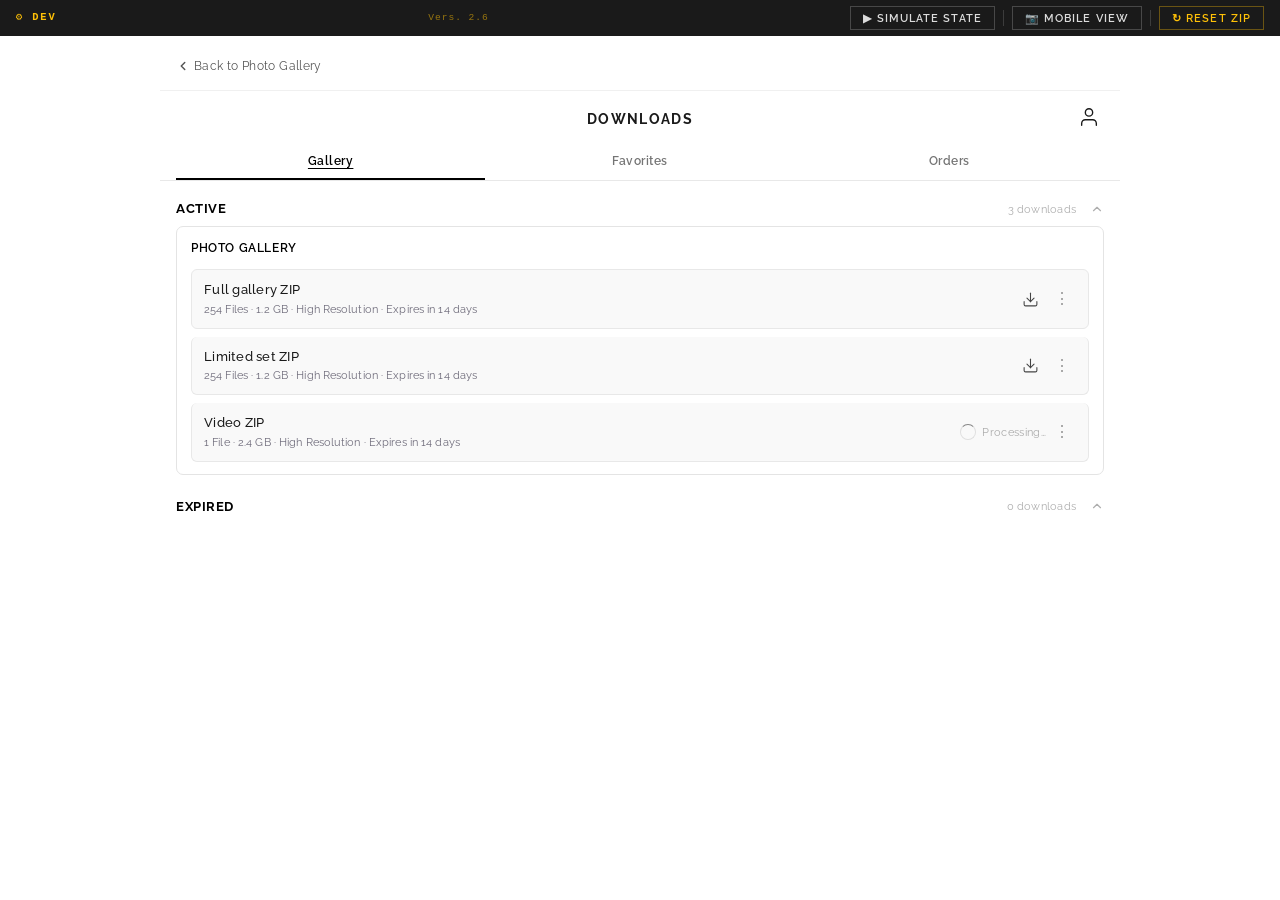
<file: docs/download-account.html>
<!DOCTYPE html>
<html lang="en">
<head>
  <meta charset="UTF-8">
  <meta name="viewport" content="width=device-width, initial-scale=1.0">
  <title>Downloads — Zenfolio Prototype</title>
  <link rel="stylesheet" href="styles.css">
  <style>
    body.view-desktop #mobile-frame { max-width: 100%; }
  </style>
</head>
<body>
  <div id="mobile-frame">

    <!-- Back nav -->
    <div class="dl-back-bar">
      <a href="index.html?loggedIn=true" class="dl-back-btn">
        <svg viewBox="0 0 24 24" width="14" height="14" stroke="currentColor" fill="none" stroke-width="2.5" stroke-linecap="round" stroke-linejoin="round"><polyline points="15 18 9 12 15 6"/></svg>
        Back to Photo Gallery
      </a>
    </div>

    <!-- Header -->
    <div class="dl-header">
      <div class="dl-header-title">Downloads</div>
      <div class="dl-header-account">
        <div class="account-menu-wrapper">
          <button class="icon-btn" id="account-btn" title="Account">
            <svg viewBox="0 0 24 24"><path d="M20 21v-2a4 4 0 0 0-4-4H8a4 4 0 0 0-4 4v2"/><circle cx="12" cy="7" r="4"/></svg>
          </button>
          <div id="account-dropdown" class="account-dropdown" hidden>
            <ul class="account-dropdown-menu">
              <li><button class="account-dropdown-item" id="account-my-galleries-btn">My Galleries</button></li>
              <li><button class="account-dropdown-item" id="account-favorites-btn">Favorites</button></li>
              <li><button class="account-dropdown-item" id="account-downloads-btn">Downloads</button></li>
              <li class="account-dropdown-divider"></li>
              <li><button class="account-dropdown-item account-dropdown-signout" id="account-signout-btn">Sign Out</button></li>
            </ul>
          </div>
        </div>
      </div>
    </div>

    <!-- Main tabs: Gallery · Favorites · E-com -->
    <div class="dl-tabs dl-tabs--fill">
      <button class="dl-tab dl-tab--active" id="tab-gallery">Gallery</button>
      <button class="dl-tab" id="tab-favorites">Favorites</button>
      <button class="dl-tab" id="tab-ecom">Orders</button>
    </div>

    <!-- ═══════════════════════════════════════════
         GALLERY TAB
    ════════════════════════════════════════════ -->
    <div class="dl-content" id="dl-gallery-content">

      <!-- Active section -->
      <div class="dl-section" id="gallery-active-wrap">
        <button class="dl-section-header" id="gallery-active-toggle">
          <span class="dl-section-title">Active</span>
          <span class="dl-section-count" id="gallery-active-count">3 downloads</span>
          <span class="dl-section-chevron">
            <svg viewBox="0 0 24 24" width="14" height="14" stroke="currentColor" fill="none" stroke-width="2" stroke-linecap="round" stroke-linejoin="round"><polyline points="18 15 12 9 6 15"/></svg>
          </span>
        </button>
        <div class="dl-section-body" id="gallery-active-body">
          <div class="dl-group-card">
            <div class="dl-group-name">Photo Gallery</div>

            <!-- Full gallery ZIP — starts ready -->
            <div class="dl-item">
              <div class="dl-item-info">
                <div class="dl-item-name">Full gallery ZIP</div>
                <div class="dl-item-meta">254 Files &middot; 1.2 GB &middot; High Resolution &middot; Expires in 14 days</div>
              </div>
              <div class="dl-item-actions">
                <span class="dl-item-downloaded" hidden></span>
                <div class="dl-item-state" data-state="processing" hidden><div class="dl-item-processing"><div class="dl-spinner-sm"></div><span class="dl-processing-label">Processing&hellip;</span></div></div>
                <div class="dl-item-state" data-state="ready"><button class="dl-item-download-btn" title="Download"><svg viewBox="0 0 24 24" stroke="currentColor" fill="none" stroke-width="1.5" stroke-linecap="round" stroke-linejoin="round"><path d="M21 15v4a2 2 0 0 1-2 2H5a2 2 0 0 1-2-2v-4"/><polyline points="7 10 12 15 17 10"/><line x1="12" y1="15" x2="12" y2="3"/></svg></button></div>
                <div class="dl-item-state" data-state="failed" hidden><span class="dl-item-failed-label">&#9888; Failed</span><button class="dl-item-retry-btn">Retry</button></div>
                <div class="dl-item-state" data-state="expired" hidden><span class="dl-item-expired-badge">Expired</span></div>
                <div class="dl-item-ctx-wrap">
                  <button class="dl-item-more-btn">&#8942;</button>
                  <div class="dl-item-ctx-menu" hidden>
                    <button class="dl-item-ctx-btn" data-action="regenerate">&#8635; Regenerate ZIP</button>
                  </div>
                </div>
              </div>
            </div>

            <!-- Limited set ZIP — starts ready -->
            <div class="dl-item">
              <div class="dl-item-info">
                <div class="dl-item-name">Limited set ZIP</div>
                <div class="dl-item-meta">254 Files &middot; 1.2 GB &middot; High Resolution &middot; Expires in 14 days</div>
              </div>
              <div class="dl-item-actions">
                <span class="dl-item-downloaded" hidden></span>
                <div class="dl-item-state" data-state="processing" hidden><div class="dl-item-processing"><div class="dl-spinner-sm"></div><span class="dl-processing-label">Processing&hellip;</span></div></div>
                <div class="dl-item-state" data-state="ready"><button class="dl-item-download-btn" title="Download"><svg viewBox="0 0 24 24" stroke="currentColor" fill="none" stroke-width="1.5" stroke-linecap="round" stroke-linejoin="round"><path d="M21 15v4a2 2 0 0 1-2 2H5a2 2 0 0 1-2-2v-4"/><polyline points="7 10 12 15 17 10"/><line x1="12" y1="15" x2="12" y2="3"/></svg></button></div>
                <div class="dl-item-state" data-state="failed" hidden><span class="dl-item-failed-label">&#9888; Failed</span><button class="dl-item-retry-btn">Retry</button></div>
                <div class="dl-item-state" data-state="expired" hidden><span class="dl-item-expired-badge">Expired</span></div>
                <div class="dl-item-ctx-wrap">
                  <button class="dl-item-more-btn">&#8942;</button>
                  <div class="dl-item-ctx-menu" hidden>
                    <button class="dl-item-ctx-btn" data-action="regenerate">&#8635; Regenerate ZIP</button>
                  </div>
                </div>
              </div>
            </div>

            <!-- Video ZIP — starts processing, auto-transitions to ready -->
            <div class="dl-item">
              <div class="dl-item-info">
                <div class="dl-item-name">Video ZIP</div>
                <div class="dl-item-meta">1 File &middot; 2.4 GB &middot; High Resolution &middot; Expires in 14 days</div>
              </div>
              <div class="dl-item-actions">
                <span class="dl-item-downloaded" hidden></span>
                <div class="dl-item-state" data-state="processing"><div class="dl-item-processing"><div class="dl-spinner-sm"></div><span class="dl-processing-label">Processing&hellip;</span></div></div>
                <div class="dl-item-state" data-state="ready" hidden><button class="dl-item-download-btn" title="Download"><svg viewBox="0 0 24 24" stroke="currentColor" fill="none" stroke-width="1.5" stroke-linecap="round" stroke-linejoin="round"><path d="M21 15v4a2 2 0 0 1-2 2H5a2 2 0 0 1-2-2v-4"/><polyline points="7 10 12 15 17 10"/><line x1="12" y1="15" x2="12" y2="3"/></svg></button></div>
                <div class="dl-item-state" data-state="failed" hidden><span class="dl-item-failed-label">&#9888; Failed</span><button class="dl-item-retry-btn">Retry</button></div>
                <div class="dl-item-state" data-state="expired" hidden><span class="dl-item-expired-badge">Expired</span></div>
                <div class="dl-item-ctx-wrap">
                  <button class="dl-item-more-btn">&#8942;</button>
                  <div class="dl-item-ctx-menu" hidden>
                    <button class="dl-item-ctx-btn" data-action="regenerate">&#8635; Regenerate ZIP</button>
                  </div>
                </div>
              </div>
            </div>

          </div>
        </div>
      </div>

      <!-- Expired section -->
      <div class="dl-section" id="gallery-expired-wrap">
        <button class="dl-section-header" id="gallery-expired-toggle">
          <span class="dl-section-title">Expired</span>
          <span class="dl-section-count" id="gallery-expired-count">0 downloads</span>
          <span class="dl-section-chevron">
            <svg viewBox="0 0 24 24" width="14" height="14" stroke="currentColor" fill="none" stroke-width="2" stroke-linecap="round" stroke-linejoin="round"><polyline points="18 15 12 9 6 15"/></svg>
          </span>
        </button>
        <div class="dl-section-body" id="gallery-expired-body">
          <div class="dl-group-card" id="gallery-photo-expired-card" hidden>
            <div class="dl-group-name">Photo Gallery</div>
            <div id="expired-gallery-items"></div>
          </div>
        </div>
      </div>

    </div><!-- /#dl-gallery-content -->

    <!-- ═══════════════════════════════════════════
         FAVORITES TAB
    ════════════════════════════════════════════ -->
    <div class="dl-content" id="dl-favorites-content" hidden>
      <div class="dl-empty-state dl-empty-state--tab">No favorite set downloads on this account</div>
    </div><!-- /#dl-favorites-content -->

    <!-- ═══════════════════════════════════════════
         E-COM TAB
    ════════════════════════════════════════════ -->
    <div class="dl-content" id="dl-ecom-content" hidden>
      <div class="dl-empty-state dl-empty-state--tab">No e-com download orders on this account</div>
    </div><!-- /#dl-ecom-content -->

  </div><!-- /#mobile-frame -->

  <!-- Simulate State panel — dev system tool, outside #mobile-frame -->
  <div id="simulate-panel" class="simulate-panel" hidden>
    <div class="simulate-panel-title">&#9881; Simulate State &mdash; Photo Gallery ZIP items</div>
    <div class="simulate-rows">
      <div class="simulate-row">
        <span class="simulate-row-name">Full gallery ZIP</span>
        <div class="simulate-row-btns" data-item="0">
          <button class="sim-btn" data-state="processing">Processing</button>
          <button class="sim-btn sim-btn--active" data-state="ready">Ready</button>
          <button class="sim-btn" data-state="failed">Failed</button>
          <button class="sim-btn" data-state="expired">Expired</button>
        </div>
      </div>
      <div class="simulate-row">
        <span class="simulate-row-name">Limited set ZIP</span>
        <div class="simulate-row-btns" data-item="1">
          <button class="sim-btn" data-state="processing">Processing</button>
          <button class="sim-btn sim-btn--active" data-state="ready">Ready</button>
          <button class="sim-btn" data-state="failed">Failed</button>
          <button class="sim-btn" data-state="expired">Expired</button>
        </div>
      </div>
      <div class="simulate-row">
        <span class="simulate-row-name">Video ZIP</span>
        <div class="simulate-row-btns" data-item="2">
          <button class="sim-btn sim-btn--active" data-state="processing">Processing</button>
          <button class="sim-btn" data-state="ready">Ready</button>
          <button class="sim-btn" data-state="failed">Failed</button>
          <button class="sim-btn" data-state="expired">Expired</button>
        </div>
      </div>
    </div>
  </div>

  <script src="app.js"></script>
  <script>
    ZF.ViewToggle.init();
    ZF.AccountMenu.init({
      myGalleriesUrl: 'my-galleries.html',
      downloadsUrl:   'download-account.html',
      signOutUrl:     'index.html'
    });

    (function () {
      const galleryItems = [...document.querySelectorAll('#gallery-active-body .dl-item')];
      const ITEM_NAMES = ['Full gallery ZIP', 'Limited set ZIP', 'Video ZIP'];
      const ITEM_METAS = [
        '254 Files \u00b7 1.2 GB \u00b7 High Resolution',
        '254 Files \u00b7 1.2 GB \u00b7 High Resolution',
        '1 File \u00b7 2.4 GB \u00b7 High Resolution'
      ];
      const expiredSet = new Set();
      const hasAccount = ZF.URLParams.get('hasAccount') === 'true';
      // Static previous-gallery expired item count (Smith Family Portraits, shown when hasAccount)
      let staticExpiredCount = hasAccount ? 1 : 0;

      // ── Section counts ────────────────────────────────────────────────────
      function updateGalleryCounts() {
        const active  = galleryItems.length - expiredSet.size;
        const expired = expiredSet.size + staticExpiredCount;
        document.getElementById('gallery-active-count').textContent  = active  + ' download' + (active  !== 1 ? 's' : '');
        document.getElementById('gallery-expired-count').textContent = expired + ' download' + (expired !== 1 ? 's' : '');
      }

      // ── Main tab switching ────────────────────────────────────────────────
      const TAB_MAP = {
        gallery:   { btn: 'tab-gallery',   content: 'dl-gallery-content'   },
        favorites: { btn: 'tab-favorites', content: 'dl-favorites-content' },
        ecom:      { btn: 'tab-ecom',      content: 'dl-ecom-content'      }
      };

      function switchToTab(key) {
        Object.entries(TAB_MAP).forEach(([k, cfg]) => {
          const isActive = k === key;
          document.getElementById(cfg.btn).classList.toggle('dl-tab--active', isActive);
          document.getElementById(cfg.content).toggleAttribute('hidden', !isActive);
        });
      }

      Object.keys(TAB_MAP).forEach(key => {
        document.getElementById(TAB_MAP[key].btn).addEventListener('click', () => switchToTab(key));
      });

      // ── Section collapse ──────────────────────────────────────────────────
      [
        ['gallery-active-toggle',  'gallery-active-body',  'gallery-active-wrap'],
        ['gallery-expired-toggle', 'gallery-expired-body', 'gallery-expired-wrap'],
      ].forEach(([toggleId, bodyId, wrapId]) => {
        const toggle = document.getElementById(toggleId);
        const body   = document.getElementById(bodyId);
        const wrap   = document.getElementById(wrapId);
        if (!toggle || !body) return;
        toggle.addEventListener('click', () => {
          const collapsed = body.hasAttribute('hidden');
          body.toggleAttribute('hidden', !collapsed);
          wrap.classList.toggle('dl-section--collapsed', collapsed);
        });
      });

      // ── Per-item state machine ────────────────────────────────────────────
      function setItemState(itemEl, state) {
        itemEl.querySelectorAll('.dl-item-state').forEach(s => s.setAttribute('hidden', ''));
        const target = itemEl.querySelector(`.dl-item-state[data-state="${state}"]`);
        if (target) {
          target.removeAttribute('hidden');
          if (state === 'ready') {
            const btn = target.querySelector('.dl-item-download-btn');
            if (btn) btn.classList.add('dl-item-download-btn--ready');
            wireDownloadButtons();
          }
        }
        if (state === 'processing') {
          const ts = itemEl.querySelector('.dl-item-downloaded');
          if (ts) { ts.setAttribute('hidden', ''); ts.textContent = ''; }
          itemEl._downloadedText = null;
        }
        if (state === 'expired') {
          const idx = galleryItems.indexOf(itemEl);
          if (idx !== -1) setTimeout(() => moveToExpired(idx), 200);
        }
      }

      function startProcessing(itemEl, durationMs) {
        clearTimeout(itemEl._autoTimer);
        setItemState(itemEl, 'processing');
        itemEl._autoTimer = setTimeout(() => {
          setItemState(itemEl, 'ready');
          updateSimBtns(galleryItems.indexOf(itemEl), 'ready');
        }, durationMs || 5000);
      }

      // ── Expired section within Gallery tab ───────────────────────────────
      function moveToExpired(idx) {
        expiredSet.add(idx);
        galleryItems[idx].setAttribute('hidden', '');
        renderExpiredItems();
        updateGalleryCounts();
        // Switch to Gallery tab and expand the expired section
        switchToTab('gallery');
        const expiredBody = document.getElementById('gallery-expired-body');
        const expiredWrap = document.getElementById('gallery-expired-wrap');
        expiredBody.removeAttribute('hidden');
        expiredWrap.classList.remove('dl-section--collapsed');
      }

      function renderExpiredItems() {
        const container = document.getElementById('expired-gallery-items');
        const card      = document.getElementById('gallery-photo-expired-card');
        container.innerHTML = '';
        if (expiredSet.size === 0) {
          card.setAttribute('hidden', '');
          return;
        }
        card.removeAttribute('hidden');
        expiredSet.forEach(idx => container.appendChild(buildExpiredItemEl(idx)));
      }

      function buildExpiredItemEl(idx) {
        const div = document.createElement('div');
        div.className = 'dl-item';
        const dlText = galleryItems[idx]._downloadedText || '';
        div.innerHTML = `
          <div class="dl-item-info">
            <div class="dl-item-name">${ITEM_NAMES[idx]}</div>
            <div class="dl-item-meta dl-item-meta--expired">${ITEM_METAS[idx]} &middot; Expired 30 days ago</div>
            ${dlText ? `<div class="dl-item-downloaded" style="margin-top:2px">${dlText}</div>` : ''}
          </div>
          <div class="dl-item-actions">
            <span class="dl-item-expired-badge">Expired</span>
            <div class="dl-item-ctx-wrap">
              <button class="dl-item-more-btn" title="More options">&#8942;</button>
              <div class="dl-item-ctx-menu" hidden>
                <button class="dl-item-ctx-btn" data-action="request-new">&#8635; Request New Download</button>
              </div>
            </div>
          </div>`;
        const moreBtn = div.querySelector('.dl-item-more-btn');
        const ctxMenu = div.querySelector('.dl-item-ctx-menu');
        moreBtn.addEventListener('click', (e) => {
          e.stopPropagation();
          const wasHidden = ctxMenu.hasAttribute('hidden');
          closeAllCtxMenus();
          if (wasHidden) {
            ctxMenu.removeAttribute('hidden');
            setTimeout(() => document.addEventListener('click', closeAllCtxMenus), 0);
          }
        });
        div.querySelector('[data-action="request-new"]').addEventListener('click', () => requestNewDownload(idx));
        return div;
      }

      function closeAllCtxMenus() {
        document.querySelectorAll('.dl-item-ctx-menu').forEach(m => m.setAttribute('hidden', ''));
        document.removeEventListener('click', closeAllCtxMenus);
      }

      function requestNewDownload(idx) {
        expiredSet.delete(idx);
        renderExpiredItems();
        updateGalleryCounts();
        galleryItems[idx].removeAttribute('hidden');
        // Ensure Gallery tab + active section is visible
        switchToTab('gallery');
        const activeBody = document.getElementById('gallery-active-body');
        const activeWrap = document.getElementById('gallery-active-wrap');
        activeBody.removeAttribute('hidden');
        activeWrap.classList.remove('dl-section--collapsed');
        clearTimeout(galleryItems[idx]._autoTimer);
        setItemState(galleryItems[idx], 'processing');
        updateSimBtns(idx, 'processing');
        galleryItems[idx]._autoTimer = setTimeout(() => {
          setItemState(galleryItems[idx], 'ready');
          updateSimBtns(idx, 'ready');
        }, 3000);
      }

      // ── Retry buttons ─────────────────────────────────────────────────────
      galleryItems.forEach((itemEl, idx) => {
        const retry = itemEl.querySelector('.dl-item-retry-btn');
        if (retry) retry.addEventListener('click', () => {
          startProcessing(itemEl);
          updateSimBtns(idx, 'processing');
        });
      });

      // ── Inject Simulate State button into dev toolbar ─────────────────────
      const toolbarActions = document.querySelector('#dev-toolbar .dev-toolbar-actions');
      if (toolbarActions) {
        const divider = document.createElement('span');
        divider.className = 'dev-toolbar-divider';
        const simBtn = document.createElement('button');
        simBtn.id = 'simulate-state-btn';
        simBtn.className = 'dev-toolbar-btn';
        simBtn.innerHTML = '&#9654; Simulate State';
        toolbarActions.insertBefore(divider, toolbarActions.firstChild);
        toolbarActions.insertBefore(simBtn, toolbarActions.firstChild);

        const panel = document.getElementById('simulate-panel');
        simBtn.addEventListener('click', (e) => {
          e.stopPropagation();
          if (panel.hasAttribute('hidden')) {
            const rect = simBtn.getBoundingClientRect();
            panel.style.top  = (rect.bottom + 6) + 'px';
            panel.style.left = Math.max(8, rect.left - 340 + rect.width) + 'px';
            panel.removeAttribute('hidden');
            setTimeout(() => document.addEventListener('click', closeSimPanel), 0);
          } else {
            closeSimPanel();
          }
        });
      }

      function closeSimPanel() {
        document.getElementById('simulate-panel').setAttribute('hidden', '');
        document.removeEventListener('click', closeSimPanel);
      }

      // ── Simulate panel wiring ─────────────────────────────────────────────
      document.querySelectorAll('.simulate-row-btns').forEach(rowBtns => {
        const idx = parseInt(rowBtns.dataset.item);
        rowBtns.querySelectorAll('.sim-btn').forEach(btn => {
          btn.addEventListener('click', (e) => {
            e.stopPropagation();
            const state = btn.dataset.state;
            updateSimBtns(idx, state);
            const itemEl = galleryItems[idx];
            if (!itemEl) return;
            if (state === 'processing') {
              startProcessing(itemEl);
            } else {
              clearTimeout(itemEl._autoTimer);
              setItemState(itemEl, state);
            }
          });
        });
      });

      function updateSimBtns(idx, activeState) {
        const rowBtns = document.querySelector(`.simulate-row-btns[data-item="${idx}"]`);
        if (!rowBtns) return;
        rowBtns.querySelectorAll('.sim-btn').forEach(b =>
          b.classList.toggle('sim-btn--active', b.dataset.state === activeState)
        );
      }

      // ── Active item kebab menus (Regenerate ZIP) ──────────────────────────
      function wireActiveItemMenus() {
        galleryItems.forEach((itemEl, idx) => {
          const wrap = itemEl.querySelector('.dl-item-ctx-wrap');
          if (!wrap || wrap._menuWired) return;
          wrap._menuWired = true;
          const moreBtn = wrap.querySelector('.dl-item-more-btn');
          const ctxMenu = wrap.querySelector('.dl-item-ctx-menu');
          moreBtn.addEventListener('click', (e) => {
            e.stopPropagation();
            const wasHidden = ctxMenu.hasAttribute('hidden');
            closeAllCtxMenus();
            if (wasHidden) {
              ctxMenu.removeAttribute('hidden');
              setTimeout(() => document.addEventListener('click', closeAllCtxMenus), 0);
            }
          });
          const regenBtn = wrap.querySelector('[data-action="regenerate"]');
          if (regenBtn) {
            regenBtn.addEventListener('click', () => {
              closeAllCtxMenus();
              clearTimeout(itemEl._autoTimer);
              startProcessing(itemEl);
              updateSimBtns(idx, 'processing');
            });
          }
        });
      }

      // ── Download timestamp ────────────────────────────────────────────────
      function formatDownloadDate(d) {
        const M = d.getMonth() + 1;
        const D = d.getDate();
        const Y = String(d.getFullYear()).slice(-2);
        let h = d.getHours();
        const m = String(d.getMinutes()).padStart(2, '0');
        const ampm = h >= 12 ? 'pm' : 'am';
        h = h % 12 || 12;
        return `Downloaded: ${M}/${D}/${Y} ${h}:${m}${ampm}`;
      }

      function wireDownloadButtons() {
        document.querySelectorAll('.dl-item-download-btn').forEach(btn => {
          if (btn._dlWired) return;
          btn._dlWired = true;
          btn.addEventListener('click', () => {
            const item = btn.closest('.dl-item');
            if (!item) return;
            const ts = item.querySelector('.dl-item-downloaded');
            if (!ts) return;
            const text = formatDownloadDate(new Date());
            ts.textContent = text;
            ts.removeAttribute('hidden');
            item._downloadedText = text;
          });
        });
      }

      // ── hasAccount inject helpers ─────────────────────────────────────────
      function injectPreviousGalleryExpired() {
        const expiredBody = document.getElementById('gallery-expired-body');
        const prevCard = document.createElement('div');
        prevCard.className = 'dl-group-card';
        prevCard.innerHTML = `
          <div class="dl-group-name">Smith Family Portraits</div>
          <div class="dl-item">
            <div class="dl-item-info">
              <div class="dl-item-name">Full gallery ZIP</div>
              <div class="dl-item-meta dl-item-meta--expired">318 Files \u00b7 2.1 GB \u00b7 High Resolution \u00b7 Expired 45 days ago</div>
              <div class="dl-item-downloaded" style="margin-top:2px">Downloaded: 11/2/25 3:47pm</div>
            </div>
            <div class="dl-item-actions">
              <span class="dl-item-expired-badge">Expired</span>
              <div class="dl-item-ctx-wrap">
                <button class="dl-item-more-btn" title="More options">&#8942;</button>
                <div class="dl-item-ctx-menu" hidden>
                  <button class="dl-item-ctx-btn" data-action="request-new">&#8635; Request New Download</button>
                </div>
              </div>
            </div>
          </div>`;
        const moreBtn = prevCard.querySelector('.dl-item-more-btn');
        const ctxMenu = prevCard.querySelector('.dl-item-ctx-menu');
        moreBtn.addEventListener('click', (e) => {
          e.stopPropagation();
          const wasHidden = ctxMenu.hasAttribute('hidden');
          closeAllCtxMenus();
          if (wasHidden) {
            ctxMenu.removeAttribute('hidden');
            setTimeout(() => document.addEventListener('click', closeAllCtxMenus), 0);
          }
        });
        prevCard.querySelector('[data-action="request-new"]').addEventListener('click', () => {
          closeAllCtxMenus();

          // Remove from expired
          staticExpiredCount = 0;
          prevCard.remove();
          updateGalleryCounts();

          // Inject a Smith Family Portraits card into the active section
          const activeBody = document.getElementById('gallery-active-body');
          const smithCard = document.createElement('div');
          smithCard.className = 'dl-group-card';
          smithCard.innerHTML = `
            <div class="dl-group-name">Smith Family Portraits</div>
            <div class="dl-item">
              <div class="dl-item-info">
                <div class="dl-item-name">Full gallery ZIP</div>
                <div class="dl-item-meta">318 Files \u00b7 2.1 GB \u00b7 High Resolution \u00b7 Expires in 14 days</div>
              </div>
              <div class="dl-item-actions">
                <span class="dl-item-downloaded" hidden></span>
                <div class="dl-item-processing">
                  <div class="dl-spinner-sm"></div>
                  <span class="dl-processing-label">Processing\u2026</span>
                </div>
              </div>
            </div>`;
          activeBody.appendChild(smithCard);

          // Ensure active section is expanded and gallery tab is showing
          document.getElementById('gallery-active-body').removeAttribute('hidden');
          document.getElementById('gallery-active-wrap').classList.remove('dl-section--collapsed');
          switchToTab('gallery');

          // After 3s transition to ready
          setTimeout(() => {
            const actionsEl = smithCard.querySelector('.dl-item-actions');
            actionsEl.innerHTML = `
              <span class="dl-item-downloaded" hidden></span>
              <button class="dl-item-download-btn dl-item-download-btn--ready" title="Download">${DL_BTN_SVG}</button>
              <div class="dl-item-ctx-wrap">
                <button class="dl-item-more-btn" title="More options">&#8942;</button>
                <div class="dl-item-ctx-menu" hidden>
                  <button class="dl-item-ctx-btn" data-action="regenerate">&#8635; Regenerate ZIP</button>
                </div>
              </div>`;
            wireDownloadButtons();
            // Wire kebab
            const wrap = actionsEl.querySelector('.dl-item-ctx-wrap');
            const moreBtn2 = wrap.querySelector('.dl-item-more-btn');
            const ctxMenu2 = wrap.querySelector('.dl-item-ctx-menu');
            moreBtn2.addEventListener('click', (e) => {
              e.stopPropagation();
              const wasHidden = ctxMenu2.hasAttribute('hidden');
              closeAllCtxMenus();
              if (wasHidden) {
                ctxMenu2.removeAttribute('hidden');
                setTimeout(() => document.addEventListener('click', closeAllCtxMenus), 0);
              }
            });
            wrap.querySelector('[data-action="regenerate"]').addEventListener('click', () => {
              closeAllCtxMenus();
              actionsEl.innerHTML = `<div class="dl-item-processing"><div class="dl-spinner-sm"></div><span class="dl-processing-label">Processing\u2026</span></div>`;
              setTimeout(() => {
                actionsEl.innerHTML = `
                  <span class="dl-item-downloaded" hidden></span>
                  <button class="dl-item-download-btn dl-item-download-btn--ready" title="Download">${DL_BTN_SVG}</button>`;
                wireDownloadButtons();
              }, 5000);
            });
          }, 3000);
        });
        expiredBody.appendChild(prevCard);
      }

      const DL_BTN_SVG = `<svg viewBox="0 0 24 24" stroke="currentColor" fill="none" stroke-width="1.5" stroke-linecap="round" stroke-linejoin="round"><path d="M21 15v4a2 2 0 0 1-2 2H5a2 2 0 0 1-2-2v-4"/><polyline points="7 10 12 15 17 10"/><line x1="12" y1="15" x2="12" y2="3"/></svg>`;

      function makeStaticDlItem(name, meta, downloadedText) {
        return `<div class="dl-item">
          <div class="dl-item-info">
            <div class="dl-item-name">${name}</div>
            <div class="dl-item-meta">${meta}</div>
            <div class="dl-item-downloaded" style="margin-top:2px">${downloadedText}</div>
          </div>
          <div class="dl-item-actions">
            <button class="dl-item-download-btn dl-item-download-btn--ready" title="Download">${DL_BTN_SVG}</button>
          </div>
        </div>`;
      }

      function injectFavoritesContent() {
        const content = document.getElementById('dl-favorites-content');
        content.innerHTML = `<div class="dl-group-card">
          <div class="dl-group-name">Favorite Sets</div>
          ${makeStaticDlItem('Beach Sunrise Set', '42 Files \u00b7 380 MB \u00b7 High Resolution \u00b7 Expires in 7 days', 'Downloaded: 3/18/26 9:22am')}
          ${makeStaticDlItem('Mountain Landscapes Set', '28 Files \u00b7 210 MB \u00b7 High Resolution \u00b7 Expires in 3 days', 'Downloaded: 4/1/26 2:15pm')}
        </div>`;
        wireDownloadButtons();
      }

      function injectOrdersContent() {
        const content = document.getElementById('dl-ecom-content');
        content.innerHTML = `<div class="dl-group-card">
          <div class="dl-group-name">Print Orders</div>
          ${makeStaticDlItem('Holiday Card Prints (25 cards)', '25 Files \u00b7 PDF \u00b7 Print Ready \u00b7 Expires in 30 days', 'Downloaded: 12/10/25 4:22pm')}
          ${makeStaticDlItem('8\u00d710 Canvas Print', '1 File \u00b7 TIFF \u00b7 Print Ready \u00b7 Expires in 14 days', 'Downloaded: 2/28/26 9:05am')}
        </div>`;
        wireDownloadButtons();
      }

      // ── Init ──────────────────────────────────────────────────────────────
      updateGalleryCounts();
      wireActiveItemMenus();
      wireDownloadButtons();

      if (hasAccount) {
        galleryItems.forEach(item => startProcessing(item));
        injectPreviousGalleryExpired();
        injectFavoritesContent();
        injectOrdersContent();
        document.getElementById('gallery-expired-body').removeAttribute('hidden');
        document.getElementById('gallery-expired-wrap').classList.remove('dl-section--collapsed');
      } else {
        if (galleryItems[2]) startProcessing(galleryItems[2]);
      }

    })();
  </script>
</body>
</html>
</file>
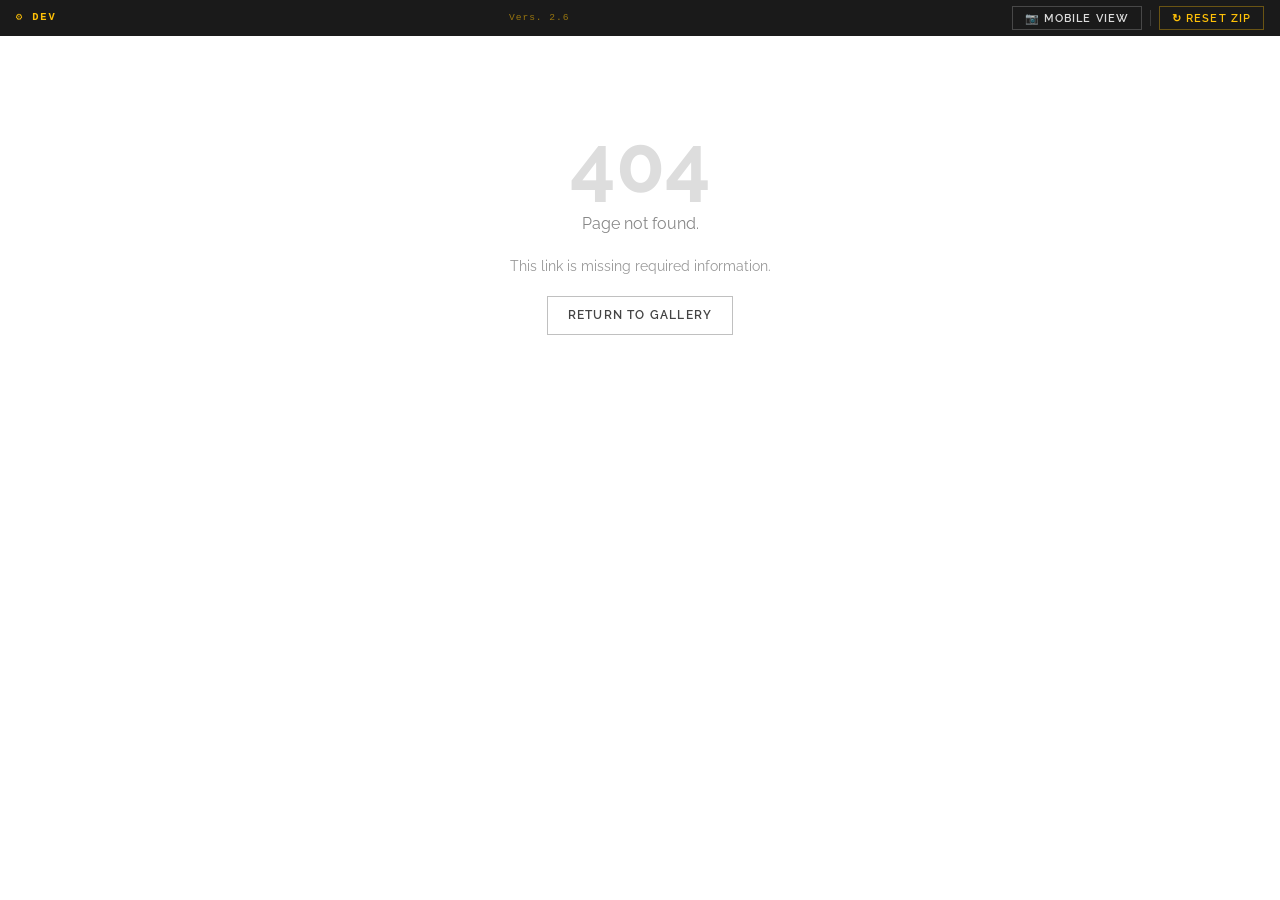
<file: docs/download-status.html>
<!DOCTYPE html>
<html lang="en">
<head>
  <meta charset="UTF-8">
  <meta name="viewport" content="width=device-width, initial-scale=1.0">
  <title>Download Status — Zenfolio Prototype</title>
  <link rel="stylesheet" href="styles.css">
</head>
<body>
  <!-- Toggle button injected by ZF.ViewToggle.init() -->

  <!-- ── Invalid / 404 state (shown when no email param) ── -->
  <div id="state-invalid" hidden>
    <div class="not-found-container">
      <h1>404</h1>
      <p>Page not found.</p>
      <p style="font-size:0.85rem;color:#999;margin-bottom:20px;">
        This link is missing required information.
      </p>
      <a href="index.html" class="btn btn-secondary">Return to Gallery</a>
    </div>
  </div>

  <!-- ── Main content (hidden when invalid) ── -->
  <div id="main-content" hidden>
    <div id="mobile-frame">

      <!-- Zenfolio-style page header -->
      <header class="page-header" style="margin-bottom:0;">
        <div class="gallery-identity">
          <h1>Download</h1>
          <p class="gallery-byline">Photo Gallery</p>
        </div>
        <div class="gallery-header-actions">
          <a href="index.html" class="icon-btn" title="Back to Gallery">
            <svg viewBox="0 0 24 24"><polyline points="15 18 9 12 15 6"/></svg>
          </a>
        </div>
      </header>

      <div class="status-container" id="status-main">

        <!-- Processing -->
        <section id="state-processing" class="status-section" hidden aria-live="polite">
          <div class="spinner"></div>
          <h2>Preparing your download&hellip;</h2>
          <p class="processing-text">We're packaging your photos into a ZIP file. This usually takes a minute.</p>
        </section>

        <!-- Ready -->
        <section id="state-ready" class="status-section" hidden aria-live="polite">
          <div class="ready-icon"></div>
          <h2>Your download is ready!</h2>
          <button class="btn btn-primary btn-lg" id="download-zip-btn">Download ZIP</button>
          <div class="platform-links" id="platform-help"></div>
        </section>

        <!-- Failed -->
        <section id="state-failed" class="status-section" hidden aria-live="polite">
          <div class="failed-icon"></div>
          <h2>ZIP failed to process.</h2>
          <p style="color:#555;">Click retry to try again.</p>
          <button class="btn btn-danger" id="retry-btn">Retry</button>
          <p style="font-size:0.875rem;color:#666;margin-top:4px;">
            If this problem persists, <a href="#">please contact support</a>.
          </p>
        </section>

        <!-- Expired -->
        <section id="state-expired" class="status-section" hidden aria-live="polite">
          <div class="expired-icon">⏰</div>
          <h2>This download link has expired.</h2>
          <p style="color:#555;font-size:0.9rem;">Download links are valid for 2 weeks from when your request was submitted.</p>
          <a href="index.html" class="btn btn-secondary btn-lg">Return to Gallery</a>
        </section>

        <!-- Back to Gallery — bottom right -->
        <div class="back-to-gallery-bar">
          <button class="btn-back-gallery" id="back-to-gallery-btn">&#8592; Back to Gallery</button>
        </div>

        <!-- Dev Controls -->
        <aside class="dev-controls" aria-label="Developer testing controls">
          <span class="dev-controls-label">&#9881; Dev Controls — Simulate State</span>
          <div class="dev-state-btns">
            <button class="btn" data-state="processing">Processing</button>
            <button class="btn" data-state="ready">Ready</button>
            <button class="btn" data-state="failed">Failed</button>
            <button class="btn" data-state="expired">Expired</button>
          </div>
          <div class="dev-extra-btns">
            <button class="btn" id="preview-email-btn">Preview Confirmation Email</button>
          </div>
        </aside>

      </div>

      <!-- Email preview modal — inside frame so it clips to phone bounds in mobile view -->
      <div id="email-preview-modal" class="modal-overlay" hidden aria-modal="true" role="dialog" aria-labelledby="email-preview-title">
    <div class="modal-card email-preview-card">
      <div class="email-preview-header">
        <p><strong>To:</strong> <span id="preview-to"></span></p>
        <p class="email-preview-subject">Your download is being prepared</p>
      </div>
      <div class="email-preview-body" id="preview-body">
        <p>
          Hi there,<br>
          Your photos are being packaged into a ZIP file for you to download.
          Once it's ready, you can access it using the link below.
        </p>
        <p>
          <a href="#" id="preview-return-link">Return to your download page</a>
        </p>
        <p>Need help unzipping your photos?</p>
        <ul id="preview-help-links"></ul>
        <div class="email-preview-validity">
          &#128274; This download link is valid for <strong>2 weeks</strong> from the date of this email.
        </div>
      </div>
      <div style="margin-top:20px;text-align:right;">
        <button class="btn btn-secondary" id="preview-close-btn">Close</button>
      </div>
    </div><!-- /.modal-card -->
      </div><!-- /#email-preview-modal -->

    </div><!-- /#mobile-frame -->
  </div><!-- /#main-content -->

  <script src="app.js"></script>
  <script>
    (function () {
      const email = ZF.URLParams.get('email');
      let autoTimer = null;

      // ── Init ──────────────────────────────────────────────────────────────
      ZF.ViewToggle.init();

      if (!email) {
        document.getElementById('state-invalid').removeAttribute('hidden');
      } else {
        document.getElementById('main-content').removeAttribute('hidden');
        showState('processing');
        wireButtons();
        wireEmailPreview();
        ZF.ViewToggle.onChange(() => {
          // If currently in ready state, re-render platform help links
          if (document.getElementById('state-ready') &&
              !document.getElementById('state-ready').hasAttribute('hidden')) {
            renderPlatformHelp();
          }
          // Re-render email preview help if modal is open
          renderPreviewHelpLinks();
        });
      }

      // ── State machine ─────────────────────────────────────────────────────
      function showState(name) {
        // Cancel any pending auto-transition
        if (autoTimer) { clearTimeout(autoTimer); autoTimer = null; }

        const stateIds = ['processing', 'ready', 'failed', 'expired'];
        stateIds.forEach(id => {
          const el = document.getElementById(`state-${id}`);
          if (el) el.setAttribute('hidden', '');
        });

        const target = document.getElementById(`state-${name}`);
        if (target) target.removeAttribute('hidden');

        // Update active button in dev controls
        document.querySelectorAll('.dev-state-btns .btn').forEach(btn => {
          btn.classList.toggle('active', btn.dataset.state === name);
        });

        // State-specific setup
        if (name === 'processing') {
          autoTimer = setTimeout(() => showState('ready'), 5000);
        }
        if (name === 'ready') {
          renderPlatformHelp();
        }
      }

      // ── Platform help links (responds to view toggle) ─────────────────────
      function renderPlatformHelp() {
        const container = document.getElementById('platform-help');
        if (!container) return;
        const mode = ZF.ViewToggle.getMode();
        if (mode === 'desktop') {
          container.innerHTML = `
            <h3>Need help unzipping?</h3>
            <ul>
              <li><a href="#">Mac unzip guide</a></li>
              <li><a href="#">Windows unzip guide</a></li>
            </ul>
          `;
        } else {
          container.innerHTML = `
            <h3>Need help saving your photos?</h3>
            <ul>
              <li><a href="#">iOS guide — save to camera roll</a></li>
              <li><a href="#">Android guide — save to camera roll</a></li>
            </ul>
          `;
        }
      }

      // ── Button wiring ─────────────────────────────────────────────────────
      function wireButtons() {
        // Dev state buttons
        document.querySelectorAll('.dev-state-btns .btn').forEach(btn => {
          btn.addEventListener('click', () => showState(btn.dataset.state));
        });

        // Download ZIP
        document.getElementById('download-zip-btn').addEventListener('click', () => {
          alert('Download started.');
        });

        // Retry
        document.getElementById('retry-btn').addEventListener('click', () => {
          showState('processing');
        });

        // Back to Gallery — save current URL so gallery can offer "Return to download"
        document.getElementById('back-to-gallery-btn').addEventListener('click', () => {
          sessionStorage.setItem('zf_return_status_url', window.location.href);
          window.location.href = 'index.html';
        });
      }

      // ── Email preview modal ───────────────────────────────────────────────
      function wireEmailPreview() {
        const modal     = document.getElementById('email-preview-modal');
        const openBtn   = document.getElementById('preview-email-btn');
        const closeBtn  = document.getElementById('preview-close-btn');
        const toEl      = document.getElementById('preview-to');
        const returnLink = document.getElementById('preview-return-link');

        openBtn.addEventListener('click', () => {
          toEl.textContent = email;
          returnLink.href = window.location.href; // current page URL
          renderPreviewHelpLinks();
          ZF.Modal.open(modal);
        });

        closeBtn.addEventListener('click', () => ZF.Modal.close(modal));
      }

      function renderPreviewHelpLinks() {
        const list = document.getElementById('preview-help-links');
        if (!list) return;
        const mode = ZF.ViewToggle.getMode();
        if (mode === 'desktop') {
          list.innerHTML = `
            <li><a href="#">Mac unzip guide</a></li>
            <li><a href="#">Windows unzip guide</a></li>
          `;
        } else {
          list.innerHTML = `
            <li><a href="#">iOS guide — save to camera roll</a></li>
            <li><a href="#">Android guide — save to camera roll</a></li>
          `;
        }
      }

    })();
  </script>
</body>
</html>
</file>
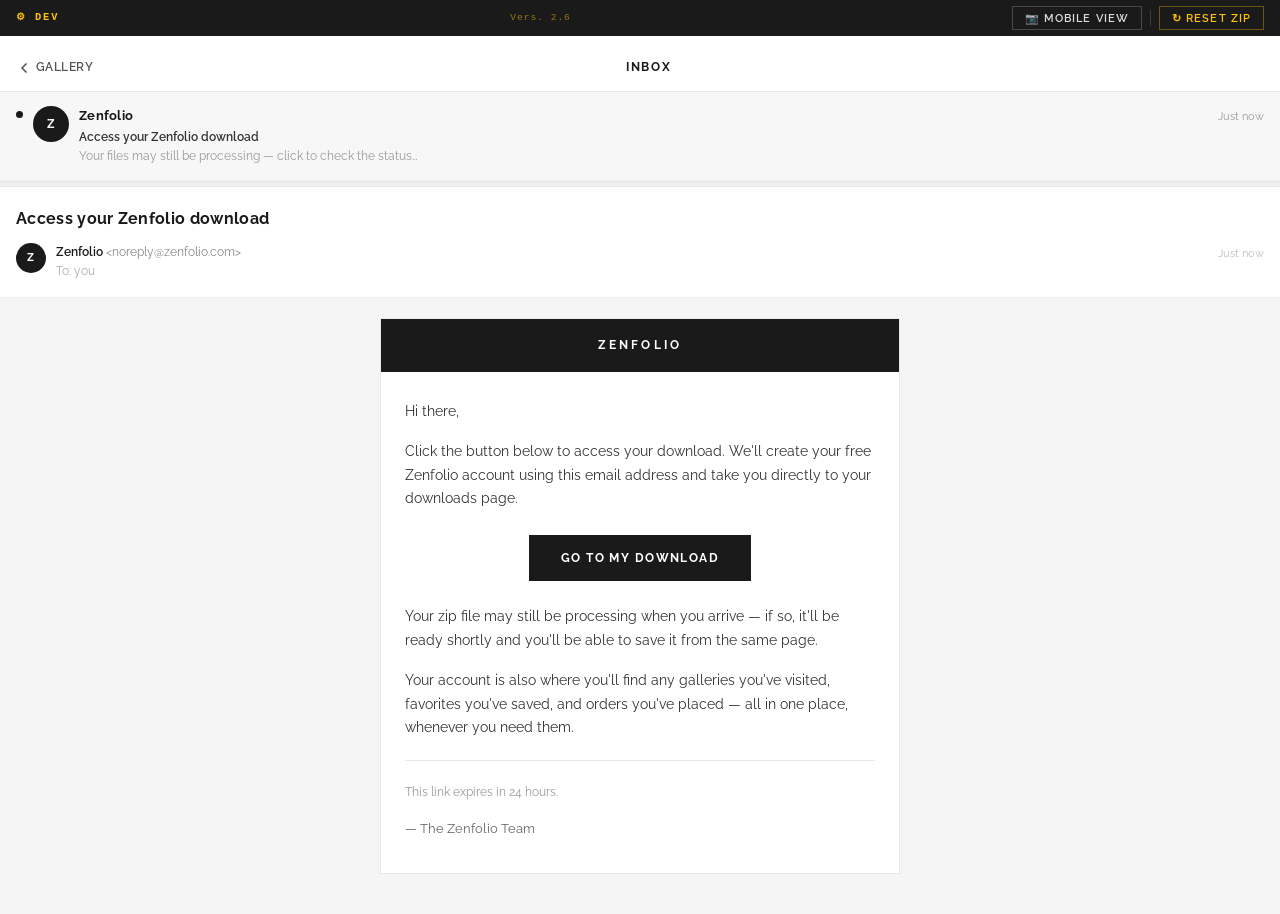
<file: docs/inbox.html>
<!DOCTYPE html>
<html lang="en">
<head>
  <meta charset="UTF-8">
  <meta name="viewport" content="width=device-width, initial-scale=1.0">
  <title>Inbox — Zenfolio Prototype</title>
  <link rel="stylesheet" href="styles.css">
  <style>
    body.view-desktop #mobile-frame { max-width: 100%; }
  </style>
</head>
<body>
  <div id="mobile-frame">

    <!-- Inbox nav bar -->
    <div class="inbox-nav-bar">
      <a href="index.html" class="inbox-back-btn">
        <svg viewBox="0 0 24 24" width="16" height="16" stroke="currentColor" fill="none" stroke-width="2.5" stroke-linecap="round" stroke-linejoin="round"><polyline points="15 18 9 12 15 6"/></svg>
        Gallery
      </a>
      <span class="inbox-nav-title">Inbox</span>
      <span class="inbox-nav-spacer"></span>
    </div>

    <!-- Inbox list — one item -->
    <div class="inbox-list">
      <div class="inbox-list-item inbox-list-item--selected">
        <div class="inbox-unread-dot"></div>
        <div class="inbox-sender-avatar">Z</div>
        <div class="inbox-list-content">
          <div class="inbox-list-row">
            <span class="inbox-list-sender">Zenfolio</span>
            <span class="inbox-list-date">Just now</span>
          </div>
          <div class="inbox-list-subject">Access your Zenfolio download</div>
          <div class="inbox-list-preview">Your files may still be processing — click to check the status…</div>
        </div>
      </div>
    </div>

    <div class="inbox-divider"></div>

    <!-- Email reading pane -->
    <div class="inbox-email-pane">

      <div class="inbox-email-header">
        <div class="inbox-email-subject">Access your Zenfolio download</div>
        <div class="inbox-email-meta">
          <div class="inbox-email-from-row">
            <span class="inbox-sender-avatar inbox-sender-avatar--sm">Z</span>
            <div>
              <div class="inbox-email-from">Zenfolio <span class="inbox-email-addr">&lt;noreply@zenfolio.com&gt;</span></div>
              <div class="inbox-email-to">To: <span id="inbox-email-to">you</span></div>
            </div>
          </div>
          <span class="inbox-email-date">Just now</span>
        </div>
      </div>

      <!-- Email body rendered as if in a browser -->
      <div class="inbox-email-body">

        <div class="email-card">
          <div class="email-card-brand">ZENFOLIO</div>
          <div class="email-card-content">
            <p class="email-card-p">Hi there,</p>
            <p class="email-card-p">Click the button below to access your download. We'll create your free Zenfolio account using this email address and take you directly to your downloads page.</p>
            <div class="email-card-cta-wrap">
              <a href="download-account.html" class="email-card-cta">Go to My Download</a>
            </div>
            <p class="email-card-p">Your zip file may still be processing when you arrive — if so, it'll be ready shortly and you'll be able to save it from the same page.</p>
            <p class="email-card-p">Your account is also where you'll find any galleries you've visited, favorites you've saved, and orders you've placed — all in one place, whenever you need them.</p>
            <hr class="email-card-rule">
            <p class="email-card-p email-card-expiry">This link expires in 24 hours.</p>
            <p class="email-card-p email-card-sig">— The Zenfolio Team</p>
          </div>
        </div>

      </div>
    </div>

  </div><!-- /#mobile-frame -->

  <script src="app.js"></script>
  <script>
    ZF.ViewToggle.init();
    const email = ZF.URLParams.get('email');
    if (email) document.getElementById('inbox-email-to').textContent = email;
  </script>
</body>
</html>
</file>
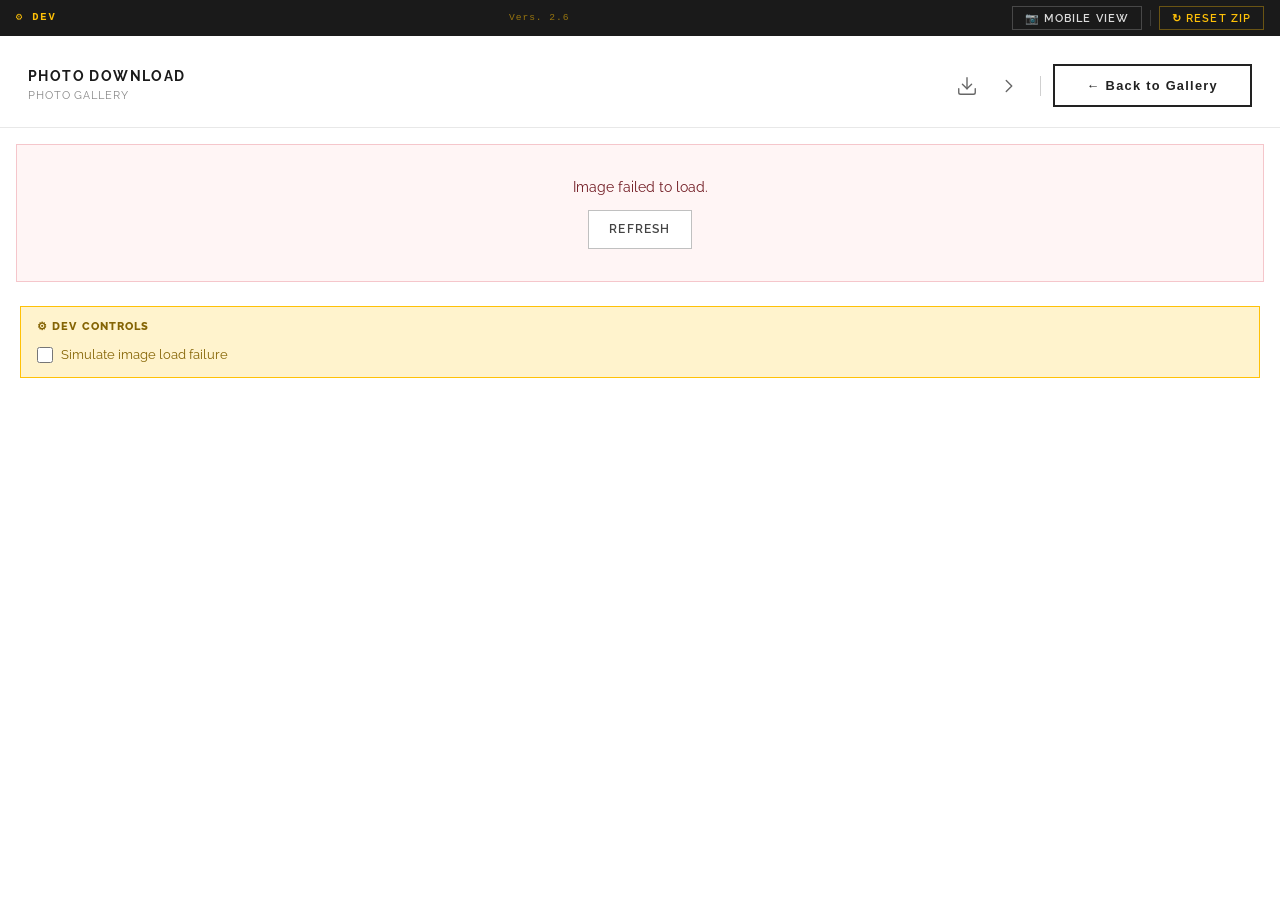
<file: docs/individual-download.html>
<!DOCTYPE html>
<html lang="en">
<head>
  <meta charset="UTF-8">
  <meta name="viewport" content="width=device-width, initial-scale=1.0">
  <title>Download — Zenfolio Prototype</title>
  <link rel="stylesheet" href="styles.css">
  <style>
    /* Black bg for download page in mobile view */
    body.view-mobile #mobile-frame { background: #000; }
  </style>
</head>
<body>
  <!-- Toggle button injected by ZF.ViewToggle.init() -->

  <div id="mobile-frame">

    <!-- ── Mobile top bar: X close (+ hidden video download trigger) ── -->
    <div class="dlp-mobile-bar" id="dlp-mobile-bar" hidden>
      <button class="dlp-video-trigger" id="dlp-video-trigger" hidden title="Download">
        <svg viewBox="0 0 24 24" width="22" height="22" stroke="currentColor" fill="none" stroke-width="1.75" stroke-linecap="round" stroke-linejoin="round">
          <path d="M21 15v4a2 2 0 0 1-2 2H5a2 2 0 0 1-2-2v-4"/>
          <polyline points="7 10 12 15 17 10"/>
          <line x1="12" y1="15" x2="12" y2="3"/>
        </svg>
      </button>
      <button class="dlp-close-x" id="dlp-close-x" title="Back to gallery">
        <svg viewBox="0 0 24 24" width="22" height="22" stroke="currentColor" fill="none" stroke-width="1.75" stroke-linecap="round" stroke-linejoin="round">
          <line x1="18" y1="6" x2="6" y2="18"/>
          <line x1="6" y1="6" x2="18" y2="18"/>
        </svg>
      </button>
    </div>

    <!-- ── Desktop header ── -->
    <div id="desktop-header" class="page-header" hidden style="margin-bottom:0;">
      <div class="gallery-identity">
        <h1 id="desktop-header-title">Photo Download</h1>
        <p class="gallery-byline">Photo Gallery</p>
      </div>
      <div class="gallery-header-actions">
        <button class="icon-btn" id="prev-btn-desktop" title="Previous" hidden>
          <svg viewBox="0 0 24 24"><polyline points="15 18 9 12 15 6"/></svg>
        </button>
        <button class="icon-btn" id="download-photo-btn" title="Download">
          <svg viewBox="0 0 24 24"><path d="M21 15v4a2 2 0 0 1-2 2H5a2 2 0 0 1-2-2v-4"/><polyline points="7 10 12 15 17 10"/><line x1="12" y1="15" x2="12" y2="3"/></svg>
        </button>
        <button class="icon-btn" id="next-btn-desktop" title="Next" hidden>
          <svg viewBox="0 0 24 24"><polyline points="9 18 15 12 9 6"/></svg>
        </button>
        <div class="header-divider"></div>
        <button class="btn-back-gallery" id="back-btn-desktop">&#8592; Back to Gallery</button>
      </div>
    </div>

    <!-- ── Mobile instruction — photo mode ── -->
    <div class="dlp-instruction-block" id="dlp-photo-instruction" hidden>
      <div class="dlp-hand-icon">
        <svg viewBox="0 0 48 64" width="44" height="58" fill="none" xmlns="http://www.w3.org/2000/svg">
          <path d="M18 30V10a4 4 0 0 1 8 0v20" stroke="#fff" stroke-width="2.5" stroke-linecap="round" stroke-linejoin="round"/>
          <path d="M26 18v-4a4 4 0 0 1 8 0v10" stroke="#fff" stroke-width="2.5" stroke-linecap="round" stroke-linejoin="round"/>
          <path d="M34 24v-2a4 4 0 0 1 8 0v8" stroke="#fff" stroke-width="2.5" stroke-linecap="round" stroke-linejoin="round"/>
          <path d="M18 30a4 4 0 0 0-8 0v10c0 11 8 18 18 18s18-7 18-18V30" stroke="#fff" stroke-width="2.5" stroke-linecap="round" stroke-linejoin="round"/>
        </svg>
      </div>
      <p>To download to your camera roll, long press on the photo below and click <strong>Save to Photos</strong>.</p>
    </div>

    <!-- ── Mobile instruction — video mode ── -->
    <div class="dlp-instruction-block" id="dlp-video-instruction" hidden>
      <p>Tap Download to save this video to your device. On iOS, your video will be saved to your Files app. Use the link below to learn how to move it to your camera roll.</p>
    </div>

    <!-- ── Photo section ── -->
    <section class="photo-section" id="photo-section">
      <img id="main-photo" alt="Photo" class="main-photo">
      <p class="photo-save-label" id="longpress-label" hidden>Long press image to save</p>
      <div id="error-first" class="image-error-box" hidden>
        <p>Image failed to load.</p>
        <button class="btn btn-secondary" id="refresh-btn">Refresh</button>
      </div>
      <div id="error-persistent" class="image-error-box" hidden>
        <p>Image failed to load. If this persists, <a href="#">please contact support</a>.</p>
      </div>
    </section>

    <!-- ── Video section ── -->
    <section class="video-dl-section" id="video-section" hidden>
      <video id="main-video" controls playsinline
        src="https://videos.pexels.com/video-files/29458307/12681051_2560_1440_30fps.mp4"
        poster="https://picsum.photos/seed/forest3/800/450"></video>
      <a class="video-help-link" href="#" id="video-camera-roll-link">
        How to move a video from your Files app to your Camera Roll
      </a>
    </section>

    <!-- ── Mobile bottom "How to" bar (photo mode only) ── -->
    <div class="dlp-howto-bar" id="dlp-howto-bar" hidden>
      How to: Long Press &#8594; Save Image
    </div>

    <!-- ── Spoofed Safari download dialog (video mode only) ── -->
    <div class="safari-dl-overlay" id="safari-dl-overlay" hidden>
      <div class="safari-dl-modal">
        <button class="safari-dl-x" id="safari-dl-close-btn">&#215;</button>
        <p class="safari-dl-message" id="safari-dl-message"></p>
        <div class="safari-dl-btns">
          <a class="safari-dl-view" id="safari-view-btn" href="#">View</a>
          <a class="safari-dl-download" id="safari-download-btn"
             href="https://videos.pexels.com/video-files/29458307/12681051_2560_1440_30fps.mp4"
             download="video_1.mp4">Download</a>
        </div>
      </div>
    </div>

    <!-- Dev Controls (hidden in video mode) -->
    <aside class="dev-controls" aria-label="Developer testing controls">
      <span class="dev-controls-label">&#9881; Dev Controls</span>
      <label>
        <input type="checkbox" id="simulate-fail">
        Simulate image load failure
      </label>
    </aside>

    <!-- iOS long-press context menu (photo mode only) -->
    <div id="ios-context-menu" class="ios-context-overlay" hidden>
      <div class="ios-context-sheet">
        <div class="ios-preview-row">
          <img id="ios-preview-img" class="ios-preview-thumb" alt="">
          <div class="ios-preview-meta">
            <span class="ios-preview-name">photo_<span id="ios-photo-num"></span>.jpg</span>
            <span class="ios-preview-size">800 × 600</span>
          </div>
        </div>
        <div class="ios-action-divider"></div>
        <button class="ios-action-item" id="ios-save-btn">
          <span>Save to Photos</span>
          <svg width="22" height="22" viewBox="0 0 24 24" fill="none" stroke="currentColor" stroke-width="2" stroke-linecap="round" stroke-linejoin="round"><path d="M21 15v4a2 2 0 0 1-2 2H5a2 2 0 0 1-2-2v-4"/><polyline points="7 10 12 15 17 10"/><line x1="12" y1="15" x2="12" y2="3"/></svg>
        </button>
      </div>
      <button class="ios-cancel-btn" id="ios-cancel-btn">Cancel</button>
    </div>

  </div><!-- /#mobile-frame -->

  <script src="app.js"></script>
  <script>
    (function () {
      const PHOTO_COUNT = 50;
      const VIDEO_SRC = 'https://videos.pexels.com/video-files/29458307/12681051_2560_1440_30fps.mp4';
      const isVideoMode = ZF.URLParams.get('video') === '1';

      const rawParam  = ZF.URLParams.get('photo');
      const rawIndex  = parseInt(rawParam, 10);
      const photoIndex = isNaN(rawIndex) ? 1 : Math.max(1, Math.min(PHOTO_COUNT, rawIndex));

      let failCount    = 0;
      let simulateFail = false;

      // ── Init ──────────────────────────────────────────────────────────────
      ZF.ViewToggle.init();
      ZF.ViewToggle.onChange(applyViewMode);

      if (isVideoMode) {
        initVideoMode();
      } else {
        initPhotoMode();
      }

      applyViewMode(ZF.ViewToggle.getMode());

      // ── Photo mode ────────────────────────────────────────────────────────
      function initPhotoMode() {
        document.getElementById('video-section').setAttribute('hidden', '');
        document.getElementById('photo-section').removeAttribute('hidden');

        document.getElementById('dlp-close-x').addEventListener('click', () => {
          window.location.href = 'index.html';
        });
        document.getElementById('back-btn-desktop').addEventListener('click', () => {
          window.location.href = 'index.html';
        });

        setupDesktopNav();
        setupLongPress();
        setupSimulateCheckbox();
        loadPhoto();
      }

      // ── Video mode ────────────────────────────────────────────────────────
      function initVideoMode() {
        document.getElementById('photo-section').setAttribute('hidden', '');
        document.getElementById('video-section').removeAttribute('hidden');
        document.getElementById('desktop-header-title').textContent = 'Video Download';
        ['prev-btn-desktop', 'next-btn-desktop', 'download-photo-btn'].forEach(id => {
          const el = document.getElementById(id);
          if (el) el.setAttribute('hidden', '');
        });
        const devControls = document.querySelector('.dev-controls');
        if (devControls) devControls.setAttribute('hidden', '');
        document.getElementById('ios-context-menu').setAttribute('hidden', '');

        document.getElementById('dlp-close-x').addEventListener('click', () => {
          window.location.href = 'index.html';
        });
        document.getElementById('back-btn-desktop').addEventListener('click', () => {
          window.location.href = 'index.html';
        });

        // Set dialog filename + domain
        document.getElementById('safari-dl-message').textContent =
          `Do you want to download "12681051_2560_1440_30fps.mp4" on "${window.location.hostname}"?`;

        // View: open video in new tab
        document.getElementById('safari-view-btn').addEventListener('click', (e) => {
          e.preventDefault();
          window.open(VIDEO_SRC, '_blank');
          hideSafariDialog();
        });

        // Download: trigger download then close dialog
        document.getElementById('safari-download-btn').addEventListener('click', () => {
          hideSafariDialog();
        });

        // Close X on dialog
        document.getElementById('safari-dl-close-btn').addEventListener('click', hideSafariDialog);

        // Reveal button at top re-opens dialog
        document.getElementById('dlp-video-trigger').addEventListener('click', showSafariDialog);
      }

      function showSafariDialog() {
        document.getElementById('safari-dl-overlay').removeAttribute('hidden');
        document.getElementById('dlp-video-trigger').setAttribute('hidden', '');
      }

      function hideSafariDialog() {
        document.getElementById('safari-dl-overlay').setAttribute('hidden', '');
        // Only show the re-open trigger in mobile video mode
        if (isVideoMode && ZF.ViewToggle.getMode() === 'mobile') {
          document.getElementById('dlp-video-trigger').removeAttribute('hidden');
        }
      }

      // ── View mode ─────────────────────────────────────────────────────────
      function applyViewMode(mode) {
        mode = mode || ZF.ViewToggle.getMode();
        const mobileBar     = document.getElementById('dlp-mobile-bar');
        const desktopHeader = document.getElementById('desktop-header');
        const longpressLabel = document.getElementById('longpress-label');

        if (mode === 'mobile') {
          mobileBar.removeAttribute('hidden');
          desktopHeader.setAttribute('hidden', '');

          if (isVideoMode) {
            document.getElementById('dlp-video-instruction').removeAttribute('hidden');
            document.getElementById('dlp-photo-instruction').setAttribute('hidden', '');
            document.getElementById('dlp-howto-bar').setAttribute('hidden', '');
            longpressLabel.setAttribute('hidden', '');
            showSafariDialog();
          } else {
            document.getElementById('dlp-photo-instruction').removeAttribute('hidden');
            document.getElementById('dlp-video-instruction').setAttribute('hidden', '');
            document.getElementById('dlp-howto-bar').removeAttribute('hidden');
            longpressLabel.removeAttribute('hidden');
          }
        } else {
          // Desktop
          mobileBar.setAttribute('hidden', '');
          desktopHeader.removeAttribute('hidden');
          document.getElementById('dlp-photo-instruction').setAttribute('hidden', '');
          document.getElementById('dlp-video-instruction').setAttribute('hidden', '');
          document.getElementById('dlp-howto-bar').setAttribute('hidden', '');
          document.getElementById('safari-dl-overlay').setAttribute('hidden', '');
          longpressLabel.setAttribute('hidden', '');
        }
      }

      // ── Desktop nav ───────────────────────────────────────────────────────
      function setupDesktopNav() {
        const prevBtn = document.getElementById('prev-btn-desktop');
        const nextBtn = document.getElementById('next-btn-desktop');

        if (photoIndex <= 1) {
          prevBtn.setAttribute('hidden', '');
        } else {
          prevBtn.removeAttribute('hidden');
          prevBtn.addEventListener('click', () => {
            window.location.href = `individual-download.html?photo=${photoIndex - 1}`;
          });
        }

        if (photoIndex >= PHOTO_COUNT) {
          nextBtn.setAttribute('hidden', '');
        } else {
          nextBtn.removeAttribute('hidden');
          nextBtn.addEventListener('click', () => {
            window.location.href = `individual-download.html?photo=${photoIndex + 1}`;
          });
        }

        document.getElementById('download-photo-btn').addEventListener('click', downloadPhoto);
      }

      // ── Desktop photo download ────────────────────────────────────────────
      async function downloadPhoto() {
        const url = ZF.Unsplash.url(photoIndex);
        try {
          const response = await fetch(url);
          const blob = await response.blob();
          const blobUrl = URL.createObjectURL(blob);
          const a = document.createElement('a');
          a.href = blobUrl;
          a.download = `photo-${photoIndex}.jpg`;
          document.body.appendChild(a);
          a.click();
          document.body.removeChild(a);
          setTimeout(() => URL.revokeObjectURL(blobUrl), 1000);
        } catch (e) {
          window.open(url, '_blank');
        }
      }

      // ── iOS long-press context menu ───────────────────────────────────────
      function setupLongPress() {
        const img  = document.getElementById('main-photo');
        const menu = document.getElementById('ios-context-menu');
        let pressTimer = null;

        function startPress() {
          if (ZF.ViewToggle.getMode() !== 'mobile') return;
          pressTimer = setTimeout(showContextMenu, 500);
        }
        function cancelPress() { clearTimeout(pressTimer); pressTimer = null; }

        img.addEventListener('touchstart',  startPress,  { passive: true });
        img.addEventListener('touchend',    cancelPress);
        img.addEventListener('touchmove',   cancelPress);
        img.addEventListener('mousedown',   startPress);
        img.addEventListener('mouseup',     cancelPress);
        img.addEventListener('mouseleave',  cancelPress);
        img.addEventListener('contextmenu', (e) => e.preventDefault());

        document.getElementById('ios-save-btn').addEventListener('click', () => {
          hideContextMenu(); downloadPhoto();
        });
        document.getElementById('ios-cancel-btn').addEventListener('click', hideContextMenu);
        menu.addEventListener('click', (e) => { if (e.target === menu) hideContextMenu(); });
      }

      function showContextMenu() {
        document.getElementById('ios-preview-img').src = ZF.Unsplash.url(photoIndex);
        document.getElementById('ios-photo-num').textContent = photoIndex;
        document.getElementById('ios-context-menu').removeAttribute('hidden');
      }

      function hideContextMenu() {
        document.getElementById('ios-context-menu').setAttribute('hidden', '');
      }

      // ── Simulate fail ─────────────────────────────────────────────────────
      function setupSimulateCheckbox() {
        const checkbox = document.getElementById('simulate-fail');
        checkbox.addEventListener('change', () => {
          simulateFail = checkbox.checked;
          if (simulateFail) {
            handleImageError();
          } else {
            failCount = 0;
            document.getElementById('error-first').setAttribute('hidden', '');
            document.getElementById('error-persistent').setAttribute('hidden', '');
            loadPhoto();
          }
        });
      }

      // ── Photo loading ─────────────────────────────────────────────────────
      function loadPhoto() {
        const img = document.getElementById('main-photo');
        img.removeAttribute('hidden');
        document.getElementById('error-first').setAttribute('hidden', '');
        document.getElementById('error-persistent').setAttribute('hidden', '');
        img.onerror = handleImageError;
        img.src = simulateFail ? 'data:image/png,broken' : ZF.Unsplash.url(photoIndex);
      }

      function handleImageError() {
        failCount++;
        const img          = document.getElementById('main-photo');
        const errorFirst   = document.getElementById('error-first');
        const errorPersist = document.getElementById('error-persistent');
        img.onerror = null;
        img.setAttribute('hidden', '');
        img.removeAttribute('src');
        if (failCount === 1) {
          errorFirst.removeAttribute('hidden');
          errorPersist.setAttribute('hidden', '');
        } else {
          errorFirst.setAttribute('hidden', '');
          errorPersist.removeAttribute('hidden');
        }
      }

      document.getElementById('refresh-btn').addEventListener('click', loadPhoto);

    })();
  </script>
</body>
</html>
</file>
<file: docs/styles.css>
@import url('https://fonts.googleapis.com/css2?family=Raleway:wght@300;400;500;600;700&display=swap');

/* =============================================================
   1. RESET & BASE
   ============================================================= */
*, *::before, *::after {
  box-sizing: border-box;
  margin: 0;
  padding: 0;
}

html {
  font-family: 'Raleway', -apple-system, BlinkMacSystemFont, 'Segoe UI', sans-serif;
  font-size: 16px;
  line-height: 1.5;
  color: #1a1a1a;
}

body {
  background: #e8e8e8;
  min-height: 100vh;
  padding-top: 44px; /* space for fixed dev toolbar */
}

[hidden] {
  display: none !important;
}

a {
  color: #1a1a1a;
  text-decoration: underline;
}

h1 { font-size: 1rem; font-weight: 700; letter-spacing: 0.06em; text-transform: uppercase; }
h2 { font-size: 1.25rem; font-weight: 700; letter-spacing: 0.04em; text-transform: uppercase; }

/* =============================================================
   2. VIEW MODE SYSTEM
   ============================================================= */
body.view-desktop {
  background: #fff;
}

body.view-desktop #mobile-frame {
  width: 100%;
  background: #fff;
}

body.view-desktop .dl-back-bar,
body.view-desktop .dl-header,
body.view-desktop .dl-tabs,
body.view-desktop .dl-content {
  max-width: 75%;
  margin-left: auto;
  margin-right: auto;
}

body.view-mobile {
  background: #c8c8c8;
  display: flex;
  flex-direction: column;
  align-items: center;
  padding: 40px 0 60px; /* top padding is on body via fixed toolbar rule */
}

body.view-mobile #mobile-frame {
  width: 390px;
  height: 844px;
  background: #fff;
  border: 3px solid #444;
  border-radius: 40px;
  overflow-y: auto;
  overflow-x: hidden;
  position: relative;
  box-shadow: 0 8px 32px rgba(0,0,0,0.25);
  transform: translateZ(0);
}

/* Mobile notch simulation */
body.view-mobile #mobile-frame::before {
  content: '';
  display: block;
  width: 120px;
  height: 28px;
  background: #444;
  border-radius: 0 0 16px 16px;
  margin: 0 auto;
}

/* =============================================================
   3. DEV TOOLBAR
   ============================================================= */
.dev-toolbar {
  width: 100%;
  background: #1a1a1a;
  position: fixed;
  top: 0;
  left: 0;
  right: 0;
  z-index: 9000;
  display: flex;
  align-items: center;
  justify-content: space-between;
  padding: 0 16px;
  height: 36px;
  flex-shrink: 0;
}

body.view-mobile .dev-toolbar {
  /* Already sticky from base rule; no overrides needed */
}

.dev-toolbar-label {
  font-size: 0.65rem;
  font-weight: 700;
  letter-spacing: 0.18em;
  text-transform: uppercase;
  color: #ffc107;
  font-family: 'Courier New', monospace;
}

.dev-toolbar-version {
  font-size: 0.6rem;
  font-weight: 500;
  letter-spacing: 0.1em;
  color: rgba(255, 193, 7, 0.55);
  font-family: 'Courier New', monospace;
  margin-left: 10px;
}

.dev-toolbar-actions {
  display: flex;
  align-items: center;
  gap: 4px;
}

.dev-toolbar-btn {
  background: none;
  border: 1px solid rgba(255,255,255,0.2);
  color: rgba(255,255,255,0.85);
  font-size: 0.68rem;
  font-weight: 600;
  letter-spacing: 0.1em;
  text-transform: uppercase;
  padding: 4px 12px;
  cursor: pointer;
  white-space: nowrap;
  font-family: 'Raleway', sans-serif;
  height: 24px;
  display: flex;
  align-items: center;
  gap: 5px;
  transition: background 0.12s;
}

.dev-toolbar-btn:hover {
  background: rgba(255,255,255,0.1);
}

.dev-toolbar-reset {
  color: #ffc107;
  border-color: rgba(255,193,7,0.35);
}

.dev-toolbar-reset:hover {
  background: rgba(255,193,7,0.12);
}

.dev-toolbar-divider {
  width: 1px;
  height: 16px;
  background: rgba(255,255,255,0.15);
  margin: 0 4px;
}

/* =============================================================
   4. SHARED PAGE LAYOUT
   ============================================================= */
.page-container {
  padding: 0;
  max-width: 100%;
  margin: 0 auto;
}

body.view-mobile .page-container {
  max-width: 100%;
  padding: 0;
}

/* Zenfolio-style gallery header */
.page-header {
  display: flex;
  align-items: center;
  justify-content: space-between;
  padding: 20px 28px;
  border-bottom: 1px solid #e8e8e8;
}

body.view-mobile .page-header {
  padding: 14px 16px;
  padding-right: 16px;
}

.gallery-identity h1 {
  font-size: 0.875rem;
  font-weight: 700;
  letter-spacing: 0.1em;
  text-transform: uppercase;
  color: #1a1a1a;
  line-height: 1.2;
}

.gallery-byline {
  font-size: 0.7rem;
  font-weight: 400;
  letter-spacing: 0.08em;
  text-transform: uppercase;
  color: #888;
  margin-top: 2px;
}

.gallery-header-actions {
  display: flex;
  align-items: center;
  gap: 4px;
}

.header-divider {
  width: 1px;
  height: 20px;
  background: #d0d0d0;
  margin: 0 8px;
}

.icon-btn {
  background: none;
  border: none;
  cursor: pointer;
  padding: 8px;
  display: flex;
  align-items: center;
  justify-content: center;
  color: #666;
  transition: color 0.15s;
}

.icon-btn:hover {
  color: #1a1a1a;
}

.icon-btn svg {
  width: 22px;
  height: 22px;
  stroke: currentColor;
  fill: none;
  stroke-width: 1.5;
  stroke-linecap: round;
  stroke-linejoin: round;
}

body.view-mobile .icon-btn svg {
  width: 20px;
  height: 20px;
}

/* Photo count badge */
.photo-count {
  font-size: 0.7rem;
  color: #888;
  letter-spacing: 0.06em;
  text-transform: uppercase;
  padding: 8px 28px 0;
}

body.view-mobile .photo-count {
  padding: 6px 16px 0;
}

/* =============================================================
   5. BUTTONS
   ============================================================= */
.btn {
  display: inline-block;
  padding: 10px 20px;
  border-radius: 0;
  border: 1px solid transparent;
  font-size: 0.75rem;
  font-weight: 600;
  cursor: pointer;
  text-decoration: none;
  text-align: center;
  transition: background 0.15s, border-color 0.15s;
  line-height: 1.4;
  letter-spacing: 0.1em;
  text-transform: uppercase;
  font-family: 'Raleway', sans-serif;
}

/* Primary: Zenfolio muted gray */
.btn-primary {
  background: #9a9a9a;
  color: #fff;
  border-color: #9a9a9a;
}

.btn-primary:hover {
  background: #777;
  border-color: #777;
}

/* Secondary: outline */
.btn-secondary {
  background: #fff;
  color: #444;
  border-color: #c0c0c0;
}

.btn-secondary:hover {
  background: #f5f5f5;
}

.btn-danger {
  background: #c0392b;
  color: #fff;
  border-color: #c0392b;
}

.btn-danger:hover {
  background: #a93226;
}

.btn-lg {
  padding: 14px 32px;
  font-size: 0.8rem;
}

/* =============================================================
   6. PHOTO GRID (index.html)
   ============================================================= */
.photo-grid {
  display: grid;
  grid-template-columns: repeat(3, 1fr);
  gap: 4px;
  padding: 4px;
}

body.view-mobile .photo-grid {
  grid-template-columns: 1fr 1fr;
  gap: 2px;
  padding: 2px;
}

.photo-card {
  overflow: hidden;
  position: relative;
  cursor: pointer;
  background: #f0f0f0;
}

.photo-card img {
  width: 100%;
  aspect-ratio: 4 / 3;
  object-fit: cover;
  display: block;
  transition: opacity 0.2s;
}

.photo-card:hover img {
  opacity: 0.92;
}

/* Hover overlay — Zenfolio style: dark gradient bottom, icons + filename */
.photo-overlay {
  position: absolute;
  bottom: 0;
  left: 0;
  right: 0;
  background: linear-gradient(transparent, rgba(0,0,0,0.55));
  padding: 32px 10px 10px;
  display: flex;
  align-items: flex-end;
  gap: 8px;
  opacity: 0;
  transition: opacity 0.15s ease;
}

.photo-card:hover .photo-overlay {
  opacity: 1;
}

body.view-mobile .photo-overlay {
  opacity: 0; /* hidden on mobile — tap goes to individual page */
}

.photo-overlay-icons {
  display: flex;
  align-items: center;
  gap: 6px;
}

.photo-overlay-icon {
  background: none;
  border: none;
  cursor: pointer;
  padding: 4px;
  display: flex;
  align-items: center;
  justify-content: center;
  color: rgba(255,255,255,0.9);
  transition: color 0.15s;
}

.photo-overlay-icon:hover {
  color: #fff;
}

.photo-overlay-icon svg {
  width: 18px;
  height: 18px;
  stroke: currentColor;
  fill: none;
  stroke-width: 1.8;
  stroke-linecap: round;
  stroke-linejoin: round;
  display: block;
}

/* ── Video card play badge ─────────────────────────────────────────────── */
.video-play-badge {
  position: absolute;
  top: 50%;
  left: 50%;
  transform: translate(-50%, -50%);
  width: 40px;
  height: 40px;
  background: rgba(0,0,0,0.32);
  border: 1.5px solid rgba(255,255,255,0.75);
  border-radius: 50%;
  display: flex;
  align-items: center;
  justify-content: center;
  pointer-events: none;
  z-index: 2;
  transition: background 0.18s, border-color 0.18s;
  backdrop-filter: blur(2px);
  -webkit-backdrop-filter: blur(2px);
}
.video-card:hover .video-play-badge {
  background: rgba(0,0,0,0.52);
  border-color: rgba(255,255,255,0.95);
}
.video-play-badge svg {
  width: 14px;
  height: 14px;
  fill: #fff;
  margin-left: 2px; /* optical centering for play triangle */
}

/* ── Lightbox video element ────────────────────────────────────────────── */
#lightbox-video {
  max-width: 100%;
  max-height: 78vh;
  display: block;
  outline: none;
  border-radius: 4px;
}

/* ── Video download page ───────────────────────────────────────────────── */
.video-dl-section {
  display: flex;
  flex-direction: column;
  align-items: center;
  padding: 16px 16px 32px;
}
.video-dl-section video {
  width: 100%;
  max-width: 600px;
  border-radius: 8px;
  display: block;
  background: #000;
}
.video-dl-download-btn {
  display: inline-flex;
  align-items: center;
  gap: 8px;
  margin-top: 20px;
  padding: 13px 32px;
  background: #1a1a1a;
  color: #fff;
  text-decoration: none;
  border-radius: 6px;
  font-size: 0.88rem;
  font-weight: 600;
  letter-spacing: 0.04em;
  text-transform: uppercase;
  cursor: pointer;
  transition: background 0.15s;
}
.video-dl-download-btn:hover { background: #333; color: #fff; }
.video-dl-download-btn svg { flex-shrink: 0; }

.video-help-link {
  display: inline-block;
  margin-top: 16px;
  font-size: 0.80rem;
  color: #666;
  text-decoration: underline;
  cursor: pointer;
}

.photo-name {
  color: rgba(255,255,255,0.85);
  font-size: 0.65rem;
  letter-spacing: 0.04em;
  white-space: nowrap;
  overflow: hidden;
  text-overflow: ellipsis;
  max-width: 55%;
  margin-left: auto;
}

body.view-mobile .photo-name {
  display: none;
}

/* Mobile sticky download bar */
.mobile-download-bar {
  display: none;
  position: sticky;
  bottom: 0;
  background: #fff;
  border-top: 1px solid #e0e0e0;
  padding: 12px 16px;
  z-index: 50;
}

body.view-mobile .mobile-download-bar {
  display: block;
}

.mobile-download-bar .btn {
  width: 100%;
  display: flex;
  align-items: center;
  justify-content: center;
  gap: 8px;
}

/* =============================================================
   7. MODALS
   ============================================================= */
.modal-overlay {
  position: fixed;
  inset: 0;
  background: rgba(0, 0, 0, 0.45);
  z-index: 500;
  display: flex;
  align-items: flex-start;
  justify-content: center;
  padding: 60px 16px 40px;
  overflow-y: auto;
}

.modal-card {
  background: #fff;
  border-radius: 0;
  padding: 40px 32px;
  width: 100%;
  max-width: 560px;
  box-shadow: 0 4px 32px rgba(0, 0, 0, 0.12);
}

.modal-card h2 {
  margin-bottom: 16px;
  text-align: center;
  font-size: 1.1rem;
  letter-spacing: 0.12em;
}

.modal-actions {
  display: flex;
  gap: 10px;
  margin-top: 20px;
  justify-content: flex-end;
}

/* Email input — Zenfolio thin black border, square */
.form-group {
  display: flex;
  flex-direction: column;
  gap: 6px;
  margin-bottom: 16px;
}

.form-group label {
  font-size: 0.75rem;
  font-weight: 600;
  letter-spacing: 0.06em;
  text-transform: uppercase;
  color: #555;
}

.form-group input[type="email"] {
  padding: 14px 14px;
  border: 1px solid #1a1a1a;
  border-radius: 0;
  font-size: 1rem;
  width: 100%;
  font-family: 'Raleway', sans-serif;
  outline: none;
  color: #1a1a1a;
}

.form-group input[type="email"]::placeholder {
  color: #aaa;
  font-weight: 400;
}

.form-group input[type="email"]:focus {
  border-color: #1a1a1a;
  box-shadow: 0 0 0 2px rgba(0,0,0,0.08);
}

.form-error {
  color: #c0392b;
  font-size: 0.8rem;
  margin-top: 4px;
  letter-spacing: 0.03em;
}

.form-confirmation {
  color: #2d6a4f;
  font-size: 0.85rem;
  padding: 12px;
  background: #d8f3dc;
  margin-top: 10px;
}

/* Email modal subtitle */
.modal-subtitle {
  font-size: 0.85rem;
  color: #666;
  margin-bottom: 20px;
  text-align: center;
  text-transform: none;
  letter-spacing: 0;
  line-height: 1.6;
}

/* Submit button — full width Zenfolio gray */
.btn-modal-submit {
  width: 100%;
  padding: 16px;
  background: #9a9a9a;
  color: #fff;
  border: none;
  font-size: 0.8rem;
  font-weight: 700;
  letter-spacing: 0.12em;
  text-transform: uppercase;
  cursor: pointer;
  font-family: 'Raleway', sans-serif;
  transition: background 0.15s;
  margin-top: 8px;
}

.btn-modal-submit:hover {
  background: #777;
}

.modal-links {
  text-align: center;
  margin-top: 16px;
  font-size: 0.75rem;
  color: #888;
}

.modal-links a {
  color: #555;
  font-weight: 600;
  text-decoration: underline;
}

/* ── Email sent panel ── */
#email-sent-panel {
  text-align: center;
  padding: 8px 0;
}

.email-sent-icon {
  width: 52px;
  height: 52px;
  border-radius: 50%;
  background: #2d6a4f;
  color: #fff;
  font-size: 1.6rem;
  line-height: 52px;
  margin: 0 auto 20px;
}

/* ── Email Preview Modal ── */
.email-preview-card {
  max-width: 560px;
  font-family: 'Raleway', sans-serif;
}

.email-preview-header {
  border-bottom: 1px solid #e0e0e0;
  padding-bottom: 12px;
  margin-bottom: 16px;
}

.email-preview-header p {
  font-size: 0.9rem;
  color: #333;
  padding: 4px 0;
}

.email-preview-header p strong {
  display: inline-block;
  width: 60px;
  color: #666;
}

.email-preview-subject {
  font-weight: 600;
  font-size: 1rem;
  margin-bottom: 4px;
}

.email-preview-body {
  font-size: 0.9rem;
  color: #222;
  line-height: 1.7;
}

.email-preview-body p {
  margin-bottom: 12px;
}

.email-preview-body ul {
  margin: 8px 0 12px 20px;
}

.email-preview-body li {
  margin-bottom: 4px;
}

.email-preview-validity {
  background: #f8f8f8;
  border: 1px solid #e0e0e0;
  padding: 10px 14px;
  font-size: 0.85rem;
  color: #555;
  margin-top: 12px;
}

/* =============================================================
   iOS LONG-PRESS CONTEXT MENU
   ============================================================= */
.ios-context-overlay {
  position: fixed;
  inset: 0;
  background: rgba(0, 0, 0, 0.45);
  z-index: 700;
  display: flex;
  flex-direction: column;
  justify-content: flex-end;
  padding: 0 8px 32px;
}

.ios-context-overlay[hidden] { display: none; }

@keyframes ios-slide-up {
  from { transform: translateY(40px); opacity: 0; }
  to   { transform: translateY(0);    opacity: 1; }
}

.ios-context-sheet {
  background: rgba(242, 242, 247, 0.97);
  backdrop-filter: blur(40px);
  -webkit-backdrop-filter: blur(40px);
  border-radius: 14px;
  overflow: hidden;
  margin-bottom: 10px;
  animation: ios-slide-up 0.22s ease-out;
  font-family: -apple-system, BlinkMacSystemFont, 'SF Pro Text', sans-serif;
}

.ios-preview-row {
  display: flex;
  align-items: center;
  gap: 12px;
  padding: 12px 16px;
}

.ios-preview-thumb {
  width: 56px;
  height: 56px;
  object-fit: cover;
  border-radius: 8px;
  flex-shrink: 0;
  background: #ddd;
}

.ios-preview-meta {
  display: flex;
  flex-direction: column;
  gap: 2px;
}

.ios-preview-name {
  font-size: 15px;
  font-weight: 500;
  color: #000;
}

.ios-preview-size {
  font-size: 13px;
  color: #888;
}

.ios-action-divider {
  height: 0.5px;
  background: rgba(0, 0, 0, 0.18);
}

.ios-action-item {
  display: flex;
  align-items: center;
  justify-content: space-between;
  width: 100%;
  padding: 0 16px;
  height: 57px;
  background: none;
  border: none;
  font-size: 17px;
  color: #000;
  cursor: pointer;
  font-family: inherit;
  text-align: left;
}

.ios-action-item:active { background: rgba(0, 0, 0, 0.07); }
.ios-action-item svg { color: #555; flex-shrink: 0; }

.ios-cancel-btn {
  display: flex;
  align-items: center;
  justify-content: center;
  width: 100%;
  height: 57px;
  background: rgba(242, 242, 247, 0.97);
  backdrop-filter: blur(40px);
  -webkit-backdrop-filter: blur(40px);
  border-radius: 14px;
  border: none;
  font-size: 17px;
  font-weight: 600;
  color: #007aff;
  cursor: pointer;
  font-family: -apple-system, BlinkMacSystemFont, 'SF Pro Text', sans-serif;
  animation: ios-slide-up 0.22s ease-out;
}

.ios-cancel-btn:active { background: rgba(220, 220, 230, 0.97); }

/* =============================================================
   LIGHTBOX
   ============================================================= */
.lightbox-overlay {
  position: fixed;
  inset: 0;
  background: rgba(0, 0, 0, 0.95);
  z-index: 600;
  align-items: center;
  justify-content: center;
}

.lightbox-overlay[hidden] { display: none; }
.lightbox-overlay:not([hidden]) { display: flex; }

.lightbox-content {
  display: flex;
  flex-direction: column;
  align-items: center;
  max-width: calc(100% - 140px);
  max-height: 90vh;
}

#lightbox-img {
  max-width: 100%;
  max-height: 78vh;
  object-fit: contain;
  transition: opacity 0.15s ease;
  display: block;
}

.lightbox-footer {
  display: flex;
  align-items: center;
  justify-content: space-between;
  width: 100%;
  margin-top: 16px;
  gap: 16px;
}

.lightbox-counter {
  color: rgba(255, 255, 255, 0.5);
  font-size: 0.75rem;
  font-weight: 500;
  letter-spacing: 0.08em;
  text-transform: uppercase;
  white-space: nowrap;
}

.lightbox-dl-btn {
  font-size: 0.72rem;
  padding: 10px 20px;
  background: rgba(255,255,255,0.12);
  border-color: rgba(255,255,255,0.3);
  color: #fff;
}

.lightbox-dl-btn:hover {
  background: rgba(255,255,255,0.22);
}

.lightbox-close {
  position: absolute;
  top: 20px;
  right: 20px;
  background: none;
  border: none;
  color: rgba(255,255,255,0.7);
  font-size: 1.6rem;
  line-height: 1;
  width: 40px;
  height: 40px;
  cursor: pointer;
  display: flex;
  align-items: center;
  justify-content: center;
  transition: color 0.15s;
}

.lightbox-close:hover { color: #fff; }

.lightbox-nav {
  background: none;
  border: none;
  color: rgba(255,255,255,0.5);
  font-size: 2.5rem;
  line-height: 1;
  width: 52px;
  height: 52px;
  cursor: pointer;
  display: flex;
  align-items: center;
  justify-content: center;
  flex-shrink: 0;
  transition: color 0.15s;
  margin: 0 4px;
}

.lightbox-nav:hover { color: #fff; }

/* ── Individual download page — mobile layout ────────────────────────── */

/* Top bar: X only (+ optional video download icon) */
.dlp-mobile-bar {
  display: flex;
  justify-content: flex-end;
  align-items: center;
  gap: 4px;
  padding: 10px 12px 10px 16px;
  background: #000;
  position: sticky;
  top: 0;
  z-index: 20;
}

.dlp-close-x,
.dlp-video-trigger {
  background: none;
  border: none;
  color: rgba(255,255,255,0.7);
  cursor: pointer;
  padding: 7px;
  display: flex;
  align-items: center;
  justify-content: center;
  transition: color 0.15s;
}
.dlp-close-x:hover,
.dlp-video-trigger:hover { color: #fff; }

/* Instruction block (photo + video) */
.dlp-instruction-block {
  background: #000;
  color: #fff;
  text-align: center;
  padding: 24px 28px 20px;
  line-height: 1.55;
  font-size: 1.02rem;
}
.dlp-hand-icon {
  display: flex;
  justify-content: center;
  margin-bottom: 14px;
}
.dlp-instruction-block p strong { font-weight: 700; }

/* Photo + video in mobile view */
body.view-mobile .photo-section { background: #000; padding: 0; }
body.view-mobile .main-photo    { width: 100%; display: block; }
body.view-mobile .photo-save-label {
  background: #000;
  color: rgba(255,255,255,0.35);
  text-align: center;
  padding: 10px;
  font-size: 0.82rem;
  margin: 0;
}
body.view-mobile .video-dl-section {
  background: #000;
  padding: 0 0 80px; /* space for bottom bar */
}
body.view-mobile .video-dl-section video { border-radius: 0; max-width: 100%; }
body.view-mobile .video-help-link {
  display: block;
  text-align: center;
  margin: 18px 24px 0;
  color: rgba(255,255,255,0.55);
}

/* Bottom "How to: Long Press → Save Image" bar */
.dlp-howto-bar {
  position: fixed;
  bottom: 0;
  left: 0;
  right: 0;
  background: rgba(38,38,38,0.97);
  color: #fff;
  text-align: center;
  padding: 15px 20px 18px;
  font-size: 0.88rem;
  font-weight: 500;
  letter-spacing: 0.01em;
  border-radius: 14px 14px 0 0;
  z-index: 100;
}

/* Spoofed Safari download dialog */
.safari-dl-overlay {
  position: fixed;
  inset: 0;
  background: rgba(0,0,0,0.42);
  z-index: 500;
  align-items: center;
  justify-content: center;
  padding: 24px;
}
.safari-dl-overlay[hidden]       { display: none; }
.safari-dl-overlay:not([hidden]) { display: flex; }

.safari-dl-modal {
  background: #f2f2f7;
  border-radius: 14px;
  padding: 18px 20px 16px;
  width: 100%;
  max-width: 300px;
  position: relative;
  box-shadow: 0 8px 40px rgba(0,0,0,0.35);
}
.safari-dl-x {
  position: absolute;
  top: 13px;
  right: 14px;
  background: none;
  border: none;
  color: #8e8e93;
  font-size: 1.3rem;
  line-height: 1;
  cursor: pointer;
  padding: 2px 4px;
  font-family: -apple-system, sans-serif;
}
.safari-dl-message {
  font-size: 0.94rem;
  line-height: 1.45;
  color: #000;
  padding-right: 22px;
  margin-bottom: 18px;
  font-family: -apple-system, BlinkMacSystemFont, 'Helvetica Neue', sans-serif;
}
.safari-dl-btns {
  display: flex;
  justify-content: flex-end;
  gap: 22px;
}
.safari-dl-view,
.safari-dl-download {
  font-size: 1rem;
  color: #007aff;
  font-weight: 600;
  text-decoration: none;
  font-family: -apple-system, BlinkMacSystemFont, 'Helvetica Neue', sans-serif;
}

/* ── Mobile lightbox overrides ────────────────────────────────────────── */
body.view-mobile .lightbox-overlay:not([hidden]) {
  flex-direction: column;
  justify-content: flex-start;
  background: #000;
}

/* Hide desktop-only controls on mobile */
body.view-mobile .lightbox-close,
body.view-mobile .lightbox-nav,
body.view-mobile .lightbox-footer {
  display: none !important;
}

/* Mobile image fills remaining vertical space */
body.view-mobile .lightbox-content {
  flex: 1;
  max-width: 100%;
  max-height: none;
  width: 100%;
  justify-content: center;
}

body.view-mobile #lightbox-img {
  max-width: 100%;
  max-height: 100%;
  width: 100%;
  object-fit: contain;
}

body.view-mobile #lightbox-video {
  max-width: 100%;
  max-height: 100%;
}

/* Mobile lightbox toolbar */
.lightbox-mobile-bar {
  display: none;
  width: 100%;
  flex-shrink: 0;
  justify-content: space-between;
  align-items: center;
  padding: 14px 8px 14px 4px;
  z-index: 2;
}

body.view-mobile .lightbox-mobile-bar {
  display: flex;
}

.lightbox-mobile-bar-left button,
.lightbox-mobile-bar-right button {
  background: none;
  border: none;
  color: #fff;
  cursor: pointer;
  padding: 8px;
  display: flex;
  align-items: center;
  justify-content: center;
  opacity: 0.85;
  transition: opacity 0.15s;
}

.lightbox-mobile-bar-left button:hover,
.lightbox-mobile-bar-right button:hover { opacity: 1; }

.lightbox-mobile-bar-left button svg,
.lightbox-mobile-bar-right button svg {
  width: 22px;
  height: 22px;
  stroke: #fff;
  fill: none;
  stroke-width: 1.75;
  stroke-linecap: round;
  stroke-linejoin: round;
  display: block;
}

.lightbox-mobile-bar-right {
  display: flex;
  gap: 4px;
  align-items: center;
}

/* =============================================================
   8. STATUS PAGE
   ============================================================= */
.status-container {
  padding: 48px 32px;
  max-width: 560px;
  margin: 0 auto;
  text-align: center;
}

body.view-mobile .status-container {
  padding: 32px 20px;
}

.status-section {
  display: flex;
  flex-direction: column;
  align-items: center;
  gap: 16px;
}

.status-section h2 {
  font-size: 1rem;
  letter-spacing: 0.1em;
}

/* Spinner */
.spinner {
  width: 44px;
  height: 44px;
  border: 2px solid #e0e0e0;
  border-top-color: #1a1a1a;
  border-radius: 50%;
  animation: spin 0.9s linear infinite;
  margin: 8px auto;
}

@keyframes spin { to { transform: rotate(360deg); } }

.processing-text {
  color: #888;
  font-size: 0.85rem;
  letter-spacing: 0.02em;
}

/* Ready state */
.ready-icon {
  width: 44px;
  height: 44px;
  border: 1.5px solid #1a1a1a;
  border-radius: 50%;
  display: flex;
  align-items: center;
  justify-content: center;
  margin: 0 auto;
}

.ready-icon::after {
  content: '✓';
  color: #1a1a1a;
  font-size: 1.2rem;
  font-weight: 600;
}

.platform-links {
  margin-top: 8px;
  padding: 16px 20px;
  background: #f8f8f8;
  border: 1px solid #e8e8e8;
  text-align: left;
  width: 100%;
  max-width: 360px;
}

.platform-links h3 {
  font-size: 0.7rem;
  font-weight: 700;
  text-transform: uppercase;
  letter-spacing: 0.1em;
  color: #888;
  margin-bottom: 10px;
}

.platform-links ul {
  list-style: none;
  padding: 0;
}

.platform-links li { padding: 3px 0; }

.platform-links a {
  font-size: 0.85rem;
  color: #444;
}

/* Failed state */
.failed-icon {
  width: 44px;
  height: 44px;
  border: 1.5px solid #c0392b;
  border-radius: 50%;
  display: flex;
  align-items: center;
  justify-content: center;
  margin: 0 auto;
}

.failed-icon::after {
  content: '✕';
  color: #c0392b;
  font-size: 1.1rem;
  font-weight: 600;
}

/* Expired state */
.expired-icon {
  font-size: 2rem;
  line-height: 1;
}

/* Back to gallery bar */
.back-to-gallery-bar {
  margin-top: 40px;
  padding-top: 24px;
  border-top: 1px solid #e8e8e8;
  display: flex;
  justify-content: center;
}

.btn-back-gallery {
  background: #fff;
  color: #222;
  border: 2px solid #222;
  font-size: 0.8rem;
  font-weight: 700;
  letter-spacing: 0.1em;
  padding: 12px 32px;
  display: inline-flex;
  align-items: center;
  gap: 8px;
  cursor: pointer;
  transition: background 0.15s, color 0.15s;
  text-decoration: none;
}

.btn-back-gallery:hover {
  background: #222;
  color: #fff;
}

/* Extra buttons row inside dev controls */
.dev-extra-btns {
  margin-top: 10px;
  padding-top: 10px;
  border-top: 1px solid #e8c84a;
}

/* 404 state */
.not-found-container {
  padding: 80px 20px;
  text-align: center;
}

.not-found-container h1 {
  font-size: 5rem;
  color: #ddd;
  line-height: 1;
  margin-bottom: 8px;
  letter-spacing: 0;
}

.not-found-container p {
  color: #888;
  margin-bottom: 20px;
}

/* =============================================================
   9. INDIVIDUAL DOWNLOAD PAGE
   ============================================================= */
.instruction-banner {
  position: sticky;
  top: 0;
  z-index: 100;
  background: #fff;
  border-bottom: 1px solid #e8e8e8;
  padding: 12px 16px;
}

.banner-text {
  font-size: 0.78rem;
  color: #555;
  margin-bottom: 10px;
  font-weight: 500;
  letter-spacing: 0.02em;
}

.banner-actions {
  display: flex;
  align-items: center;
  justify-content: space-between;
  gap: 8px;
}

.banner-actions .btn {
  padding: 7px 14px;
  font-size: 0.72rem;
}

.nav-right {
  display: flex;
  gap: 8px;
}

.desktop-download-header {
  padding: 16px 28px;
  border-bottom: 1px solid #e8e8e8;
  background: #fff;
  display: flex;
  align-items: center;
  justify-content: space-between;
  flex-wrap: wrap;
  gap: 10px;
}


.photo-section {
  padding: 0;
}

.main-photo {
  width: 100%;
  display: block;
  background: #f0f0f0;
}

.photo-save-label {
  text-align: center;
  font-size: 0.75rem;
  color: #999;
  padding: 10px;
  background: #fafafa;
  border-bottom: 1px solid #eee;
  letter-spacing: 0.03em;
}

.image-error-box {
  padding: 32px 20px;
  text-align: center;
  background: #fff5f5;
  border: 1px solid #f5c6cb;
  margin: 16px;
}

.image-error-box p {
  color: #721c24;
  margin-bottom: 12px;
  font-size: 0.875rem;
}

/* =============================================================
   10. DEV CONTROLS
   ============================================================= */
.dev-controls {
  background: #fff3cd;
  border: 1px solid #ffc107;
  padding: 12px 16px;
  margin: 24px 20px;
}

body.view-mobile .dev-controls {
  margin: 16px 0;
}

.dev-controls-label {
  display: block;
  font-weight: 800;
  font-size: 0.68rem;
  text-transform: uppercase;
  letter-spacing: 0.1em;
  color: #856404;
  margin-bottom: 10px;
}

.dev-state-btns {
  display: flex;
  gap: 8px;
  flex-wrap: wrap;
}

.dev-state-btns .btn {
  padding: 6px 12px;
  font-size: 0.72rem;
  font-weight: 600;
  background: #fff;
  color: #856404;
  border-color: #ffc107;
  border-radius: 0;
}

.dev-state-btns .btn:hover { background: #ffe69c; }

.dev-state-btns .btn.active {
  background: #ffc107;
  color: #333;
}

.dev-controls label {
  display: flex;
  align-items: center;
  gap: 8px;
  font-size: 0.82rem;
  color: #856404;
  cursor: pointer;
}

.dev-controls input[type="checkbox"] {
  width: 16px;
  height: 16px;
  cursor: pointer;
}

/* =============================================================
   SYSTEM / DEMO MODAL
   ============================================================= */
.system-modal-overlay {
  position: fixed;
  inset: 0;
  background: rgba(0, 0, 0, 0.62);
  backdrop-filter: blur(3px);
  -webkit-backdrop-filter: blur(3px);
  z-index: 900;
  display: flex;
  align-items: center;
  justify-content: center;
  padding: 24px 16px;
}

.system-modal-overlay[hidden] { display: none; }

.system-modal-card {
  background: #131313;
  border: 1.5px dashed #f59e0b;
  border-radius: 3px;
  padding: 28px 32px 32px;
  width: 100%;
  max-width: 460px;
  box-shadow: 0 12px 48px rgba(0, 0, 0, 0.7), 0 0 0 1px rgba(245, 158, 11, 0.12);
}

.system-badge {
  display: inline-block;
  background: #f59e0b;
  color: #111;
  font-family: 'Courier New', Courier, monospace;
  font-size: 0.68rem;
  font-weight: 700;
  letter-spacing: 0.2em;
  text-transform: uppercase;
  padding: 3px 10px 2px;
  margin-bottom: 18px;
}

.system-modal-title {
  font-family: 'Courier New', Courier, monospace;
  font-size: 0.95rem;
  font-weight: 700;
  color: #d4d4d4;
  margin-bottom: 12px;
  letter-spacing: 0.03em;
  text-transform: none;
}

.system-modal-body {
  font-family: 'Courier New', Courier, monospace;
  font-size: 0.76rem;
  color: #707070;
  line-height: 1.7;
  margin-bottom: 24px;
  padding-left: 12px;
  border-left: 2px solid #2a2a2a;
}

.system-modal-actions {
  display: flex;
  flex-direction: column;
  gap: 10px;
}

.system-btn {
  width: 100%;
  padding: 13px 16px;
  font-family: 'Courier New', Courier, monospace;
  font-size: 0.8rem;
  font-weight: 700;
  letter-spacing: 0.06em;
  cursor: pointer;
  border: none;
  text-align: left;
  transition: filter 0.15s;
  display: flex;
  align-items: center;
  gap: 10px;
}

.system-btn:hover {
  filter: brightness(1.12);
}

.system-btn:active {
  filter: brightness(0.92);
}

.system-btn-found {
  background: #064e35;
  color: #6ee7b7;
  border: 1px solid #065f46;
}

.system-btn-not-found {
  background: #252525;
  color: #909090;
  border: 1px solid #383838;
}

/* =============================================================
   WELCOME BACK MODAL
   ============================================================= */
.welcome-method-btns {
  display: flex;
  flex-direction: column;
  gap: 10px;
}

.btn-modal-outline {
  width: 100%;
  padding: 16px;
  background: #fff;
  color: #1a1a1a;
  border: 1px solid #1a1a1a;
  font-size: 0.8rem;
  font-weight: 700;
  letter-spacing: 0.12em;
  text-transform: uppercase;
  cursor: pointer;
  font-family: 'Raleway', sans-serif;
  transition: background 0.15s;
  margin-top: 0;
}

.btn-modal-outline:hover {
  background: #f5f5f5;
}

.btn-link {
  background: none;
  border: none;
  color: #666;
  font-size: 0.75rem;
  font-weight: 600;
  letter-spacing: 0.06em;
  text-transform: uppercase;
  cursor: pointer;
  padding: 0;
  font-family: 'Raleway', sans-serif;
  text-decoration: underline;
}

.btn-link:hover {
  color: #1a1a1a;
}

/* OTP / access code inputs */
.otp-input-group {
  display: flex;
  gap: 8px;
  justify-content: center;
  margin: 16px 0 20px;
}

.otp-input {
  width: 44px;
  height: 54px;
  border: 1px solid #1a1a1a;
  border-radius: 0;
  font-size: 1.5rem;
  font-weight: 700;
  text-align: center;
  font-family: 'Raleway', sans-serif;
  outline: none;
  color: #1a1a1a;
  caret-color: transparent;
}

.otp-input:focus {
  border-color: #1a1a1a;
  box-shadow: 0 0 0 2px rgba(0, 0, 0, 0.08);
}

/* =============================================================
   ACCOUNT DROPDOWN
   ============================================================= */
.account-menu-wrapper {
  position: relative;
}

.account-dropdown {
  position: absolute;
  top: calc(100% + 8px);
  right: 0;
  background: #fff;
  border: 1px solid #d0d0d0;
  box-shadow: 0 4px 16px rgba(0, 0, 0, 0.1);
  min-width: 180px;
  z-index: 200;
}

.account-dropdown-menu {
  list-style: none;
  padding: 6px 0;
  margin: 0;
}

.account-dropdown-item {
  display: block;
  width: 100%;
  padding: 10px 18px;
  background: none;
  border: none;
  font-family: 'Raleway', sans-serif;
  font-size: 0.78rem;
  font-weight: 600;
  letter-spacing: 0.06em;
  text-transform: uppercase;
  color: #333;
  text-align: left;
  cursor: pointer;
  white-space: nowrap;
  transition: background 0.12s;
}

.account-dropdown-item:hover {
  background: #f5f5f5;
}

.account-dropdown-divider {
  height: 1px;
  background: #e8e8e8;
  margin: 6px 0;
}

.account-dropdown-signout {
  color: #888;
}

.account-dropdown-signout:hover {
  color: #333;
}

.icon-btn--active {
  color: #1a1a1a;
}

.icon-btn--active svg {
  stroke: #1a1a1a;
}

/* =============================================================
   NO-ACCOUNT OUTCOME MODALS
   ============================================================= */

/* position: relative needed for the X close button */
.modal-card {
  position: relative;
}

/* Smaller secondary supporting text inside modals */
.modal-supporting-note {
  font-size: 0.78rem;
  color: #999;
  line-height: 1.65;
  margin-bottom: 20px;
  text-align: center;
}

/* Feature bullet list */
.modal-feature-list {
  list-style: none;
  padding: 0;
  margin: 0 0 16px;
}

.modal-feature-list li {
  padding: 5px 0 5px 18px;
  position: relative;
  font-size: 0.85rem;
  color: #444;
  line-height: 1.5;
  text-align: left;
}

.modal-feature-list li::before {
  content: '–';
  position: absolute;
  left: 0;
  color: #9a9a9a;
}

/* X close button (top-right of modal card) */
.modal-close-x {
  position: absolute;
  top: 14px;
  right: 18px;
  background: none;
  border: none;
  font-size: 1.4rem;
  color: #bbb;
  cursor: pointer;
  line-height: 1;
  padding: 4px;
  transition: color 0.12s;
}

.modal-close-x:hover {
  color: #333;
}

/* Stack: modal card above email preview panel */
.demo-flow-stack {
  display: flex;
  flex-direction: column;
  gap: 16px;
  width: 100%;
  max-width: 560px;
}

/* Demo-only email preview card */
.demo-email-preview-card {
  background: #131313;
  border: 1.5px dashed #f59e0b;
  border-radius: 3px;
  padding: 20px 24px 24px;
  width: 100%;
}

.demo-email-preview-header {
  margin-bottom: 14px;
}

.demo-email-meta {
  border-bottom: 1px solid #2a2a2a;
  padding-bottom: 12px;
  margin-bottom: 16px;
}

.demo-email-meta p {
  font-family: 'Courier New', Courier, monospace;
  font-size: 0.74rem;
  color: #707070;
  line-height: 1.6;
  margin-bottom: 4px;
}

.demo-email-meta strong {
  color: #aaa;
  font-weight: 700;
}

.demo-email-previewtext {
  font-style: italic;
}

.demo-email-body {
  font-family: 'Courier New', Courier, monospace;
  font-size: 0.75rem;
  color: #707070;
  line-height: 1.75;
}

.demo-email-body p {
  margin-bottom: 10px;
}

.demo-email-cta-btn {
  background: #3a3a3a;
  color: #d4d4d4;
  text-align: center;
  padding: 10px 20px;
  font-family: 'Courier New', Courier, monospace;
  font-size: 0.75rem;
  font-weight: 700;
  letter-spacing: 0.1em;
  text-transform: uppercase;
  margin: 14px 0;
  cursor: default;
  border: 1px solid #555;
}

.demo-email-expiry {
  color: #4a4a4a !important;
  font-size: 0.7rem !important;
}

/* =============================================================
   INBOX PAGE
   ============================================================= */

/* Nav bar */
.inbox-nav-bar {
  display: flex;
  align-items: center;
  justify-content: space-between;
  padding: 0 16px;
  height: 48px;
  border-bottom: 1px solid #e8e8e8;
  background: #fff;
  flex-shrink: 0;
}

.inbox-back-btn {
  display: flex;
  align-items: center;
  gap: 4px;
  font-size: 0.78rem;
  font-weight: 600;
  letter-spacing: 0.04em;
  color: #555;
  text-decoration: none;
  text-transform: uppercase;
}

.inbox-back-btn:hover { color: #1a1a1a; }

.inbox-nav-title {
  font-size: 0.78rem;
  font-weight: 700;
  letter-spacing: 0.14em;
  text-transform: uppercase;
  color: #1a1a1a;
}

.inbox-nav-spacer { width: 60px; }

/* Inbox list */
.inbox-list {
  background: #fff;
}

.inbox-list-item {
  display: flex;
  align-items: flex-start;
  gap: 10px;
  padding: 14px 16px;
  cursor: pointer;
  border-bottom: 1px solid #f0f0f0;
  position: relative;
}

.inbox-list-item--selected {
  background: #f7f7f7;
}

.inbox-unread-dot {
  width: 7px;
  height: 7px;
  border-radius: 50%;
  background: #1a1a1a;
  flex-shrink: 0;
  margin-top: 5px;
}

.inbox-sender-avatar {
  width: 36px;
  height: 36px;
  border-radius: 50%;
  background: #1a1a1a;
  color: #fff;
  font-size: 0.78rem;
  font-weight: 700;
  display: flex;
  align-items: center;
  justify-content: center;
  flex-shrink: 0;
  letter-spacing: 0.04em;
}

.inbox-sender-avatar--sm {
  width: 30px;
  height: 30px;
  font-size: 0.7rem;
  flex-shrink: 0;
}

.inbox-list-content { flex: 1; min-width: 0; }

.inbox-list-row {
  display: flex;
  justify-content: space-between;
  align-items: baseline;
  margin-bottom: 2px;
}

.inbox-list-sender {
  font-size: 0.82rem;
  font-weight: 700;
  color: #1a1a1a;
  letter-spacing: 0.02em;
}

.inbox-list-date {
  font-size: 0.7rem;
  color: #999;
  white-space: nowrap;
  margin-left: 8px;
}

.inbox-list-subject {
  font-size: 0.78rem;
  font-weight: 600;
  color: #333;
  white-space: nowrap;
  overflow: hidden;
  text-overflow: ellipsis;
  margin-bottom: 2px;
}

.inbox-list-preview {
  font-size: 0.72rem;
  color: #999;
  white-space: nowrap;
  overflow: hidden;
  text-overflow: ellipsis;
}

.inbox-divider {
  height: 6px;
  background: #f0f0f0;
  border-top: 1px solid #e8e8e8;
  border-bottom: 1px solid #e8e8e8;
}

/* Email reading pane */
.inbox-email-pane {
  background: #fff;
}

.inbox-email-header {
  padding: 20px 16px 16px;
  border-bottom: 1px solid #f0f0f0;
}

.inbox-email-subject {
  font-size: 1rem;
  font-weight: 700;
  color: #1a1a1a;
  letter-spacing: 0.02em;
  margin-bottom: 12px;
}

.inbox-email-meta {
  display: flex;
  align-items: flex-start;
  justify-content: space-between;
  gap: 8px;
}

.inbox-email-from-row {
  display: flex;
  align-items: flex-start;
  gap: 10px;
}

.inbox-email-from {
  font-size: 0.78rem;
  font-weight: 600;
  color: #1a1a1a;
}

.inbox-email-addr {
  font-weight: 400;
  color: #888;
}

.inbox-email-to {
  font-size: 0.72rem;
  color: #aaa;
  margin-top: 2px;
}

.inbox-email-date {
  font-size: 0.7rem;
  color: #bbb;
  white-space: nowrap;
  flex-shrink: 0;
  margin-top: 2px;
}

/* Email body — rendered as an email */
.inbox-email-body {
  padding: 20px 16px 40px;
  background: #f5f5f5;
}

.email-card {
  background: #fff;
  border: 1px solid #e8e8e8;
  max-width: 520px;
  margin: 0 auto;
}

.email-card-brand {
  background: #1a1a1a;
  color: #fff;
  text-align: center;
  padding: 18px 24px;
  font-size: 0.72rem;
  font-weight: 700;
  letter-spacing: 0.28em;
  text-transform: uppercase;
}

.email-card-content {
  padding: 28px 24px 32px;
}

.email-card-p {
  font-size: 0.875rem;
  color: #333;
  line-height: 1.7;
  margin-bottom: 16px;
}

.email-card-cta-wrap {
  text-align: center;
  margin: 24px 0;
}

.email-card-cta {
  display: inline-block;
  background: #1a1a1a;
  color: #fff;
  text-decoration: none;
  padding: 14px 32px;
  font-size: 0.75rem;
  font-weight: 700;
  letter-spacing: 0.12em;
  text-transform: uppercase;
  font-family: 'Raleway', sans-serif;
  transition: background 0.15s;
}

.email-card-cta:hover {
  background: #333;
  color: #fff;
}

.email-card-rule {
  border: none;
  border-top: 1px solid #e8e8e8;
  margin: 20px 0;
}

.email-card-expiry {
  font-size: 0.78rem;
  color: #999;
}

.email-card-sig {
  font-size: 0.82rem;
  color: #666;
  margin-bottom: 0;
}

/* Blank page placeholder */
.blank-page-placeholder {
  padding: 80px 32px;
  text-align: center;
  color: #ccc;
  font-size: 0.75rem;
  letter-spacing: 0.12em;
  text-transform: uppercase;
}

/* =============================================================
   DOWNLOADS ACCOUNT PAGE
   ============================================================= */
.dl-back-bar {
  padding: 12px 16px 10px;
  border-bottom: 1px solid #f0f0f0;
}

.dl-back-btn {
  display: inline-flex;
  align-items: center;
  gap: 4px;
  font-size: 0.78rem;
  color: #555;
  text-decoration: none;
  letter-spacing: 0.03em;
  transition: color 0.12s;
}

.dl-back-btn:hover { color: #1a1a1a; }

.dl-header {
  display: flex;
  align-items: center;
  justify-content: center;
  position: relative;
  padding: 18px 16px 14px;
}

.dl-header-title {
  font-size: 0.85rem;
  font-weight: 700;
  letter-spacing: 0.1em;
  text-transform: uppercase;
  color: #1a1a1a;
}

.dl-header-account {
  position: absolute;
  right: 12px;
  top: 50%;
  transform: translateY(-50%);
}

.dl-tabs {
  display: flex;
  border-bottom: 1px solid #e8e8e8;
  padding: 0 16px;
}

.dl-tabs--fill {
  justify-content: stretch;
}

.dl-tabs--fill .dl-tab {
  flex: 1;
  text-align: center;
  margin-right: 0;
}

.dl-tab {
  background: none;
  border: none;
  border-bottom: 2px solid transparent;
  padding: 10px 0;
  margin-right: 24px;
  font-size: 0.78rem;
  font-weight: 600;
  color: #757575;
  cursor: pointer;
  font-family: inherit;
  letter-spacing: 0.04em;
  transition: color 0.12s, border-color 0.12s;
}

.dl-tab--active {
  color: #000;
  border-bottom-color: #000;
  text-decoration: underline;
  text-underline-offset: 3px;
}

.dl-content {
  padding: 20px 16px 32px;
}

.dl-section {
  margin-bottom: 24px;
}

.dl-section-header {
  display: flex;
  align-items: center;
  gap: 8px;
  width: 100%;
  background: none;
  border: none;
  padding: 0 0 10px;
  cursor: pointer;
  font-family: inherit;
  text-align: left;
}

.dl-section-icon {
  display: flex;
  align-items: center;
  justify-content: center;
  width: 28px;
  height: 28px;
  background: #f6f6f6;
  border-radius: 5px;
  color: #333;
  flex-shrink: 0;
}

.dl-section-title {
  font-size: 0.8rem;
  font-weight: 700;
  letter-spacing: 0.04em;
  text-transform: uppercase;
  color: #000;
  flex: 1;
}

.dl-section-count {
  font-size: 0.7rem;
  color: #AEAEAE;
  letter-spacing: 0.02em;
}

.dl-section-chevron {
  display: flex;
  align-items: center;
  color: #AEAEAE;
  margin-left: 6px;
  transition: transform 0.2s;
}

.dl-section--collapsed .dl-section-chevron {
  transform: rotate(180deg);
}

.dl-group-card {
  border: 1px solid #E4E4E4;
  border-radius: 7px;
  padding: 12px 14px;
  margin-bottom: 10px;
  display: flex;
  flex-direction: column;
  gap: 8px;
}

.dl-group-name {
  font-size: 0.75rem;
  font-weight: 600;
  letter-spacing: 0.05em;
  text-transform: uppercase;
  color: #000;
  padding-bottom: 4px;
}

.dl-item {
  display: flex;
  align-items: center;
  padding: 10px 12px;
  gap: 10px;
  background: #f9f9f9;
  border: 1px solid #e8e8e8;
  border-radius: 6px;
}

.dl-item + .dl-item {
  border-top: none;
}

.dl-item-info {
  flex: 1;
  min-width: 0;
}

.dl-item-name {
  font-size: 0.8rem;
  font-weight: 500;
  color: #1a1a1a;
  letter-spacing: 0.02em;
}

.dl-item-meta {
  font-size: 0.68rem;
  color: #6F6C7B;
  margin-top: 2px;
  letter-spacing: 0.01em;
}

.dl-item-meta--expired {
  color: #c44;
}

.dl-item-actions {
  display: flex;
  align-items: center;
  gap: 2px;
  flex-shrink: 0;
}

.dl-item-download-btn {
  width: 32px;
  height: 32px;
  display: flex;
  align-items: center;
  justify-content: center;
  background: none;
  border: none;
  color: #444;
  cursor: pointer;
  border-radius: 4px;
  transition: background 0.12s, color 0.12s;
}

.dl-item-download-btn svg {
  width: 17px;
  height: 17px;
}

.dl-item-download-btn:hover { background: #f4f4f4; }

.dl-item-download-btn--ready {
  animation: dl-pop 0.3s ease-out;
}

@keyframes dl-pop {
  0%   { transform: scale(0.7); opacity: 0; }
  60%  { transform: scale(1.15); }
  100% { transform: scale(1);   opacity: 1; }
}

.dl-item-more-wrap {
  position: relative;
  flex-shrink: 0;
}

.dl-item-more-btn {
  width: 28px;
  height: 28px;
  display: flex;
  align-items: center;
  justify-content: center;
  background: none;
  border: none;
  color: #999;
  cursor: pointer;
  border-radius: 4px;
  font-size: 1rem;
  line-height: 1;
  transition: background 0.12s, color 0.12s;
}

.dl-item-more-btn:hover { background: #f0f0f0; color: #333; }

/* User-facing context menu (expired items kebab) */
.dl-item-ctx-wrap {
  position: relative;
  flex-shrink: 0;
}

.dl-item-ctx-menu {
  position: absolute;
  right: 0;
  top: calc(100% + 4px);
  background: #fff;
  border: 1px solid #e0e0e0;
  border-radius: 6px;
  padding: 4px 0;
  min-width: 192px;
  z-index: 800;
  box-shadow: 0 4px 16px rgba(0,0,0,0.13);
}

.dl-item-ctx-btn {
  display: block;
  width: 100%;
  padding: 9px 14px;
  background: none;
  border: none;
  color: #1a1a1a;
  font-family: inherit;
  font-size: 0.8rem;
  font-weight: 500;
  text-align: left;
  cursor: pointer;
  transition: background 0.1s;
}

.dl-item-ctx-btn:hover { background: #f5f5f5; }

/* Empty state for expired tab */
.dl-empty-state {
  padding: 28px 16px;
  text-align: center;
  color: #aaa;
  font-size: 0.78rem;
}

.dl-empty-state--tab {
  padding: 60px 24px;
  font-size: 0.82rem;
}

/* Downloaded timestamp */
.dl-item-downloaded {
  font-size: 0.6rem;
  color: #6F6C7B;
  white-space: nowrap;
  letter-spacing: 0.01em;
  text-align: right;
}

/* Dev state dropdown */
.dl-dev-dropdown {
  position: absolute;
  right: 0;
  top: calc(100% + 4px);
  background: #1c1c1c;
  border: 1.5px dashed #c8960c;
  border-radius: 6px;
  padding: 10px 10px 8px;
  min-width: 172px;
  z-index: 800;
  box-shadow: 0 6px 20px rgba(0,0,0,0.28);
}

.dl-dev-badge {
  font-size: 0.58rem;
  font-weight: 700;
  letter-spacing: 0.12em;
  color: #c8960c;
  text-transform: uppercase;
  margin-bottom: 8px;
  padding-bottom: 6px;
  border-bottom: 1px solid rgba(200,150,12,0.25);
}

.dl-dev-state-btn {
  display: block;
  width: 100%;
  padding: 6px 8px;
  background: none;
  border: none;
  color: #d0d0d0;
  font-size: 0.72rem;
  font-family: inherit;
  letter-spacing: 0.05em;
  text-align: left;
  cursor: pointer;
  border-radius: 3px;
  transition: background 0.1s;
}

.dl-dev-state-btn:hover { background: rgba(255,255,255,0.08); }

.dl-dev-state-btn--active {
  color: #c8960c;
  font-weight: 700;
}

/* State wrapper */
.dl-item-state {
  display: flex;
  align-items: center;
}

/* Failed state */
.dl-item-failed-label {
  font-size: 0.7rem;
  color: #c44;
  font-weight: 500;
  white-space: nowrap;
  margin-right: 4px;
}

.dl-item-retry-btn {
  font-size: 0.65rem;
  padding: 3px 7px;
  background: none;
  border: 1px solid #c44;
  color: #c44;
  border-radius: 3px;
  cursor: pointer;
  font-family: inherit;
  transition: background 0.12s;
  white-space: nowrap;
}

.dl-item-retry-btn:hover { background: rgba(204,68,68,0.08); }

.dl-item-processing {
  display: flex;
  align-items: center;
  gap: 6px;
}

.dl-spinner-sm {
  width: 16px;
  height: 16px;
  border: 1.5px solid #e0e0e0;
  border-top-color: #888;
  border-radius: 50%;
  animation: spin 0.9s linear infinite;
  flex-shrink: 0;
}

.dl-processing-label {
  font-size: 0.7rem;
  color: #aaa;
  letter-spacing: 0.03em;
  white-space: nowrap;
}

.dl-item-expired-badge {
  font-size: 0.65rem;
  font-weight: 600;
  letter-spacing: 0.06em;
  text-transform: uppercase;
  color: #c44;
  padding: 3px 7px;
  border: 1px solid #e8b0b0;
  border-radius: 3px;
}

/* Simulate State panel (dev toolbar tool, outside mobile frame) */
.simulate-panel {
  position: fixed;
  z-index: 9999;
  background: #1c1c1c;
  border: 1.5px dashed #c8960c;
  border-radius: 6px;
  padding: 14px 16px 12px;
  min-width: 380px;
  box-shadow: 0 6px 24px rgba(0,0,0,0.4);
}

.simulate-panel-title {
  font-size: 0.6rem;
  font-weight: 700;
  letter-spacing: 0.14em;
  color: #c8960c;
  text-transform: uppercase;
  margin-bottom: 12px;
  padding-bottom: 8px;
  border-bottom: 1px solid rgba(200,150,12,0.3);
}

.simulate-rows { display: flex; flex-direction: column; gap: 8px; }

.simulate-row {
  display: flex;
  align-items: center;
  gap: 12px;
}

.simulate-row-name {
  font-size: 0.65rem;
  color: #aaa;
  letter-spacing: 0.03em;
  min-width: 110px;
  white-space: nowrap;
}

.simulate-row-btns { display: flex; gap: 4px; }

.sim-btn {
  padding: 4px 9px;
  background: rgba(255,255,255,0.05);
  border: 1px solid rgba(255,255,255,0.12);
  color: #bbb;
  font-size: 0.65rem;
  font-family: inherit;
  letter-spacing: 0.04em;
  border-radius: 3px;
  cursor: pointer;
  transition: background 0.1s;
  white-space: nowrap;
}

.sim-btn:hover { background: rgba(255,255,255,0.12); color: #fff; }

.sim-btn--active {
  color: #c8960c;
  border-color: #c8960c;
  background: rgba(200,150,12,0.12);
  font-weight: 700;
}

/* =============================================================
   MY GALLERIES PAGE
   ============================================================= */
.my-galleries-grid {
  padding: 24px 16px;
  display: grid;
  grid-template-columns: repeat(auto-fill, minmax(160px, 1fr));
  gap: 16px;
}

.my-gallery-card {
  text-decoration: none;
  color: inherit;
  display: flex;
  flex-direction: column;
  border-radius: 6px;
  overflow: hidden;
  background: #fff;
  box-shadow: 0 1px 4px rgba(0,0,0,0.10);
  transition: box-shadow 0.15s, transform 0.15s;
}

.my-gallery-card:hover {
  box-shadow: 0 4px 12px rgba(0,0,0,0.15);
  transform: translateY(-2px);
}

.my-gallery-thumb {
  width: 100%;
  aspect-ratio: 4 / 3;
  overflow: hidden;
  background: #e8e8e8;
}

.my-gallery-thumb img {
  width: 100%;
  height: 100%;
  object-fit: cover;
  display: block;
}

.my-gallery-info {
  padding: 10px 12px 12px;
}

.my-gallery-name {
  font-size: 0.82rem;
  font-weight: 600;
  letter-spacing: 0.03em;
  text-transform: uppercase;
  color: #1a1a1a;
}

.my-gallery-meta {
  font-size: 0.72rem;
  color: #888;
  margin-top: 3px;
  letter-spacing: 0.02em;
}

/* =============================================================
   MY DOWNLOADS PAGE
   ============================================================= */
.downloads-page {
  padding: 24px 16px;
}

.download-item-card {
  display: flex;
  align-items: center;
  gap: 14px;
  padding: 16px;
  background: #fff;
  border-radius: 6px;
  box-shadow: 0 1px 4px rgba(0,0,0,0.10);
}

.download-item-icon {
  flex-shrink: 0;
  width: 40px;
  height: 40px;
  background: #f4f4f4;
  border-radius: 6px;
  display: flex;
  align-items: center;
  justify-content: center;
  color: #444;
}

.download-item-info {
  flex: 1;
  min-width: 0;
}

.download-item-name {
  font-size: 0.82rem;
  font-weight: 600;
  letter-spacing: 0.03em;
  text-transform: uppercase;
  color: #1a1a1a;
}

.download-item-meta {
  font-size: 0.72rem;
  color: #888;
  margin-top: 2px;
  letter-spacing: 0.02em;
}

.download-item-btn {
  flex-shrink: 0;
  padding: 8px 16px;
  background: #1a1a1a;
  color: #fff;
  border: none;
  border-radius: 4px;
  font-size: 0.72rem;
  font-weight: 600;
  letter-spacing: 0.08em;
  text-transform: uppercase;
  cursor: pointer;
  font-family: inherit;
  transition: background 0.15s;
}

.download-item-btn:hover {
  background: #333;
}
</file>
